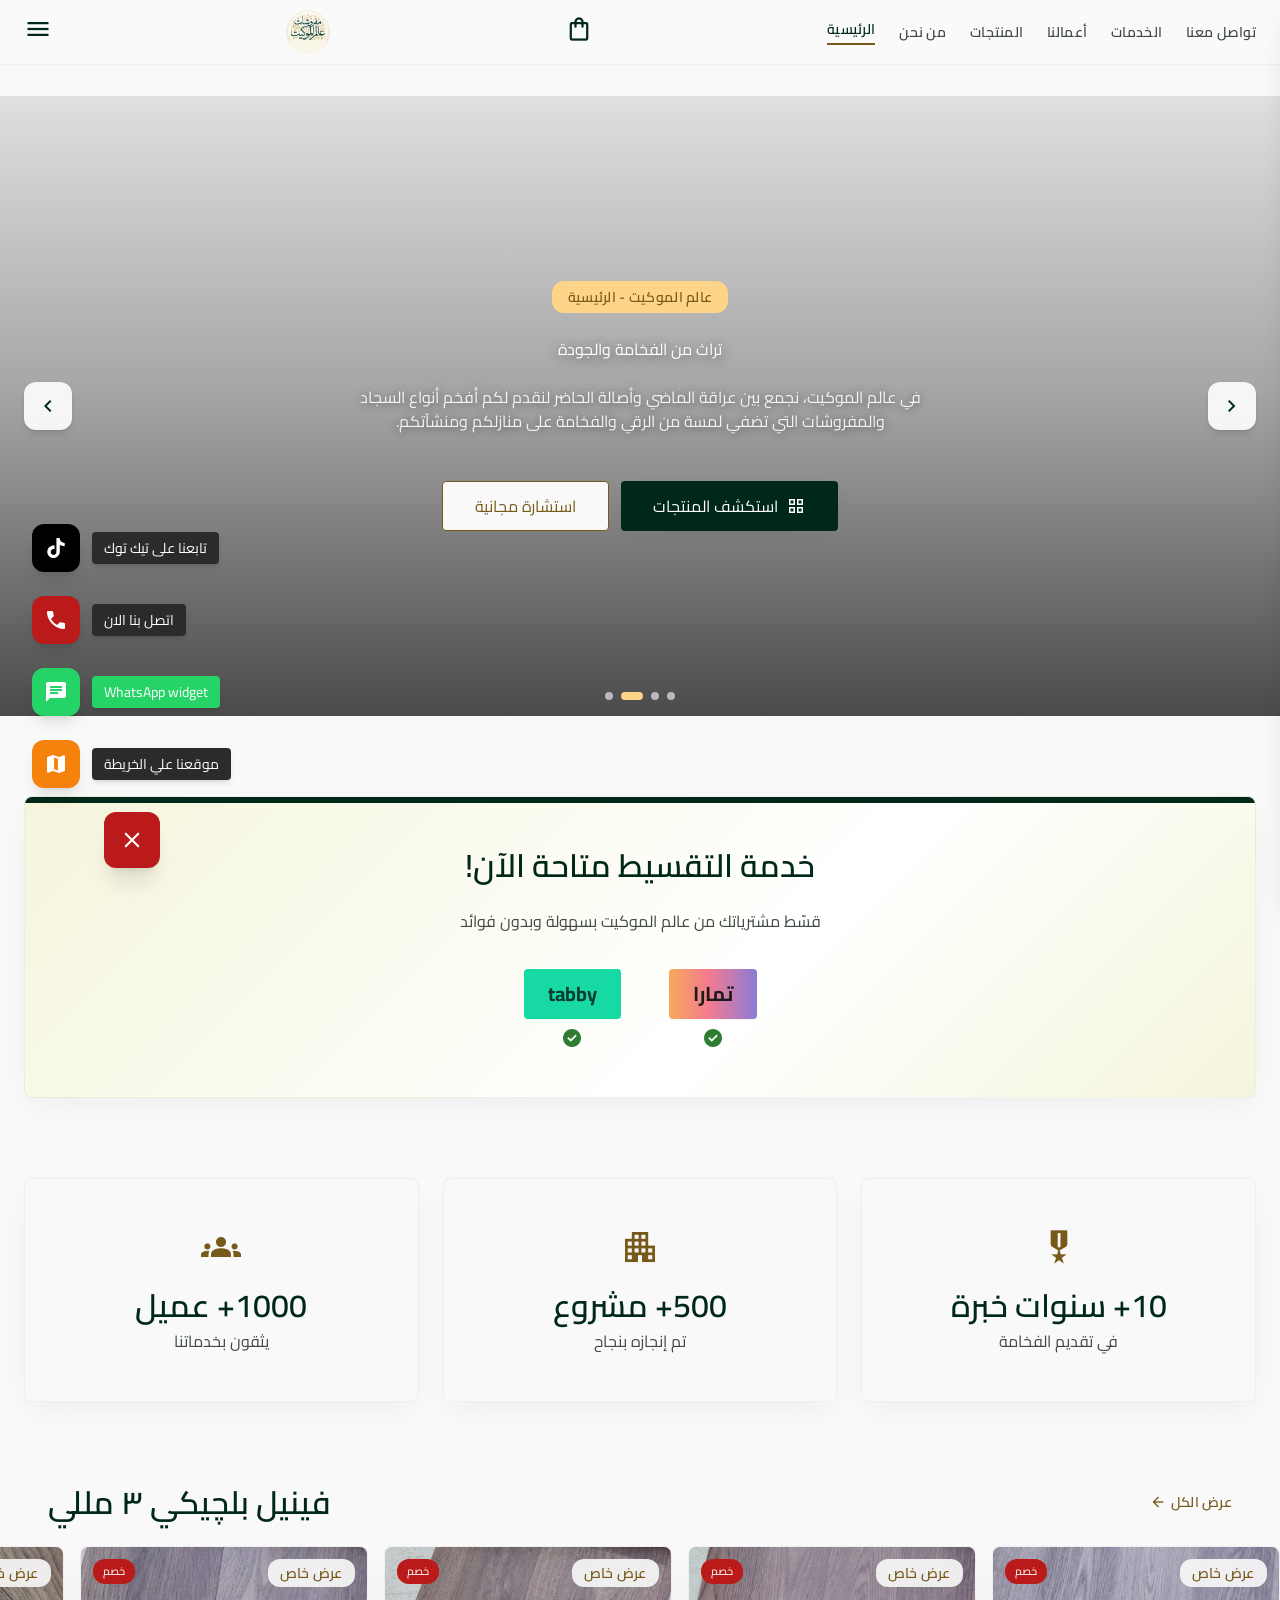
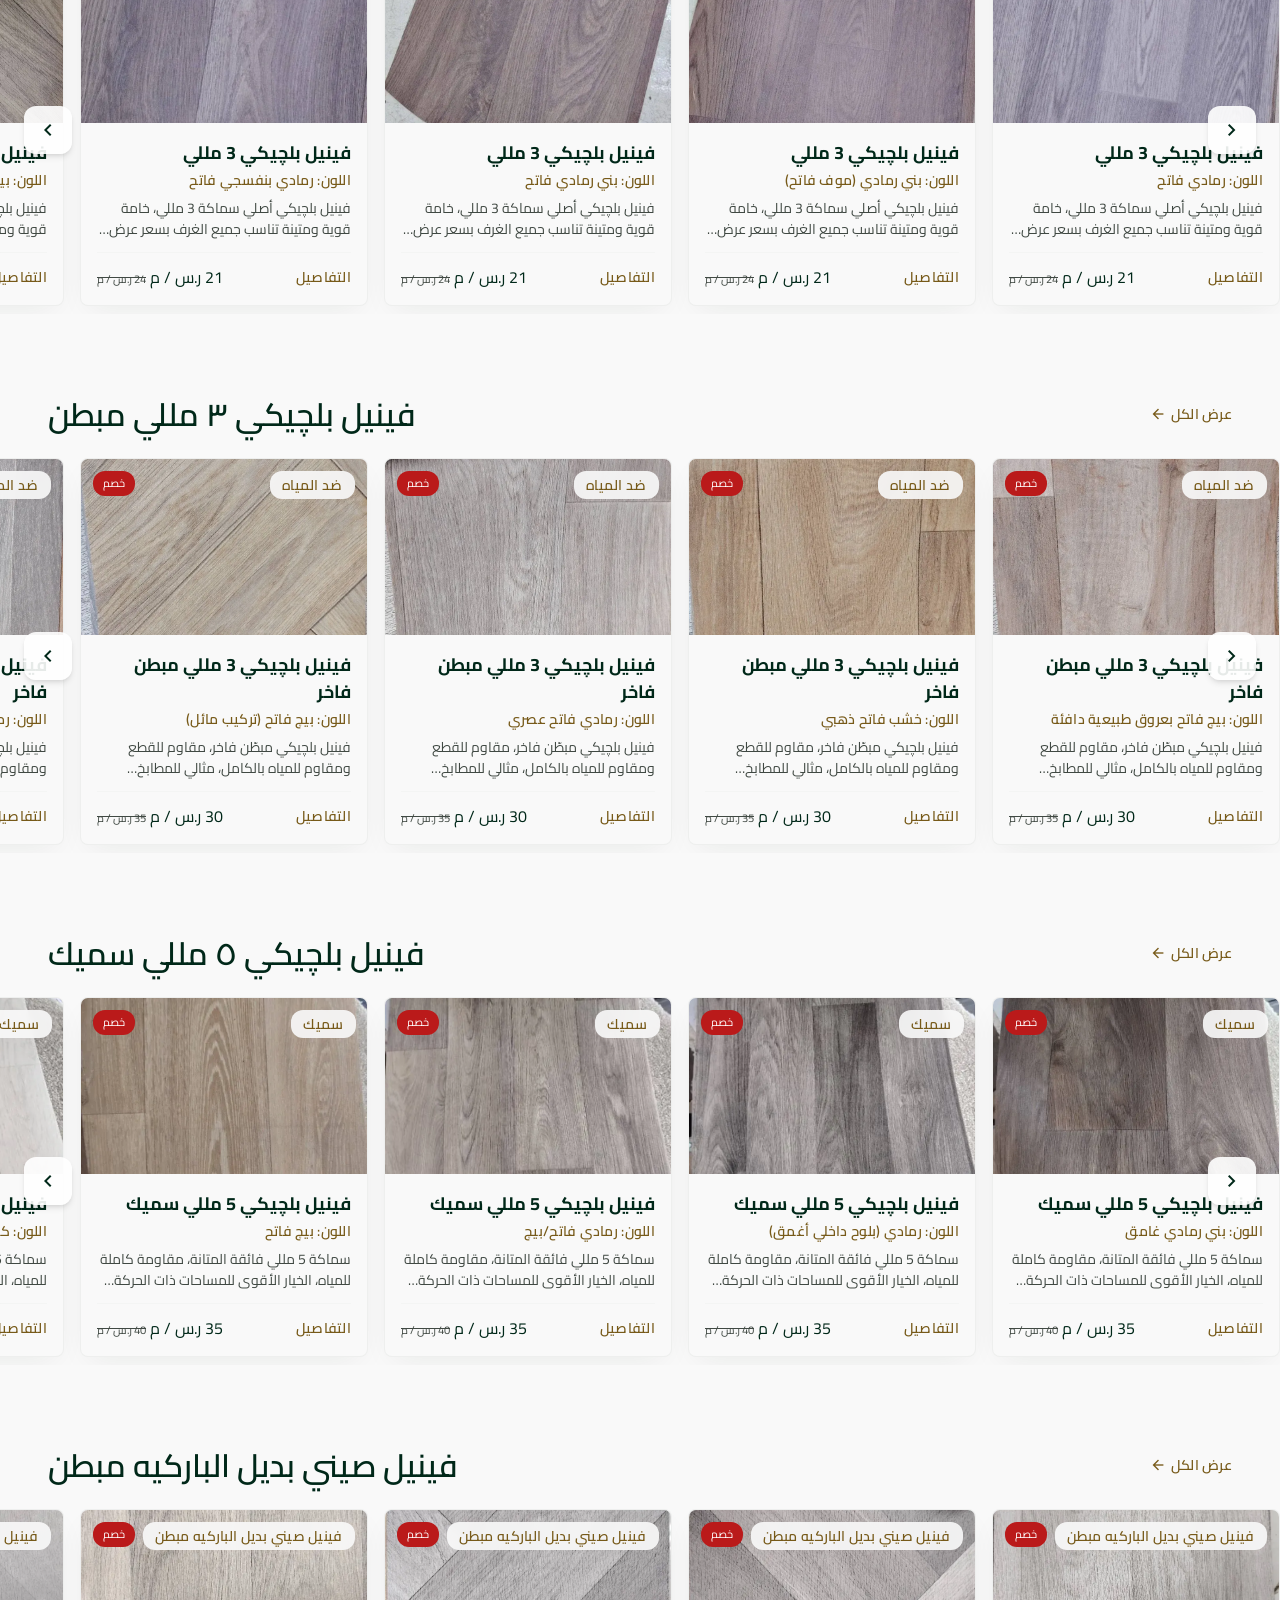
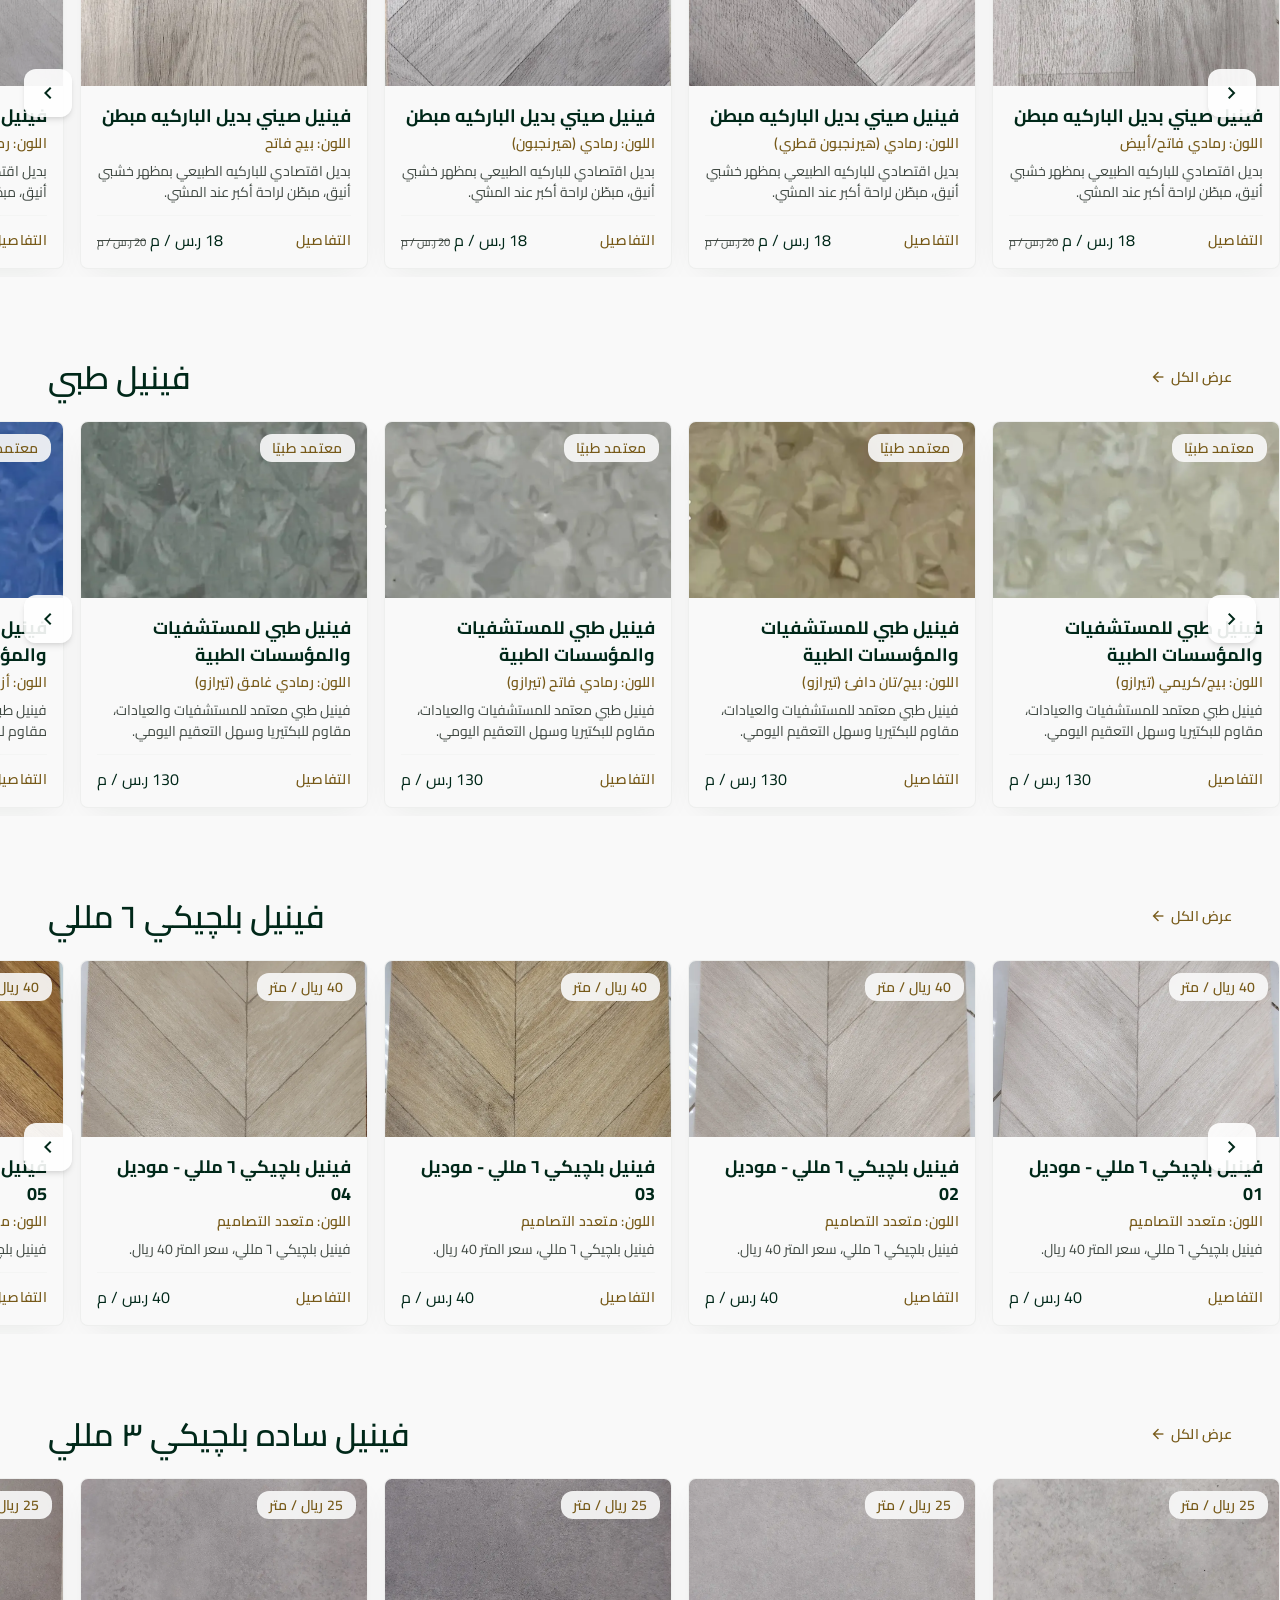
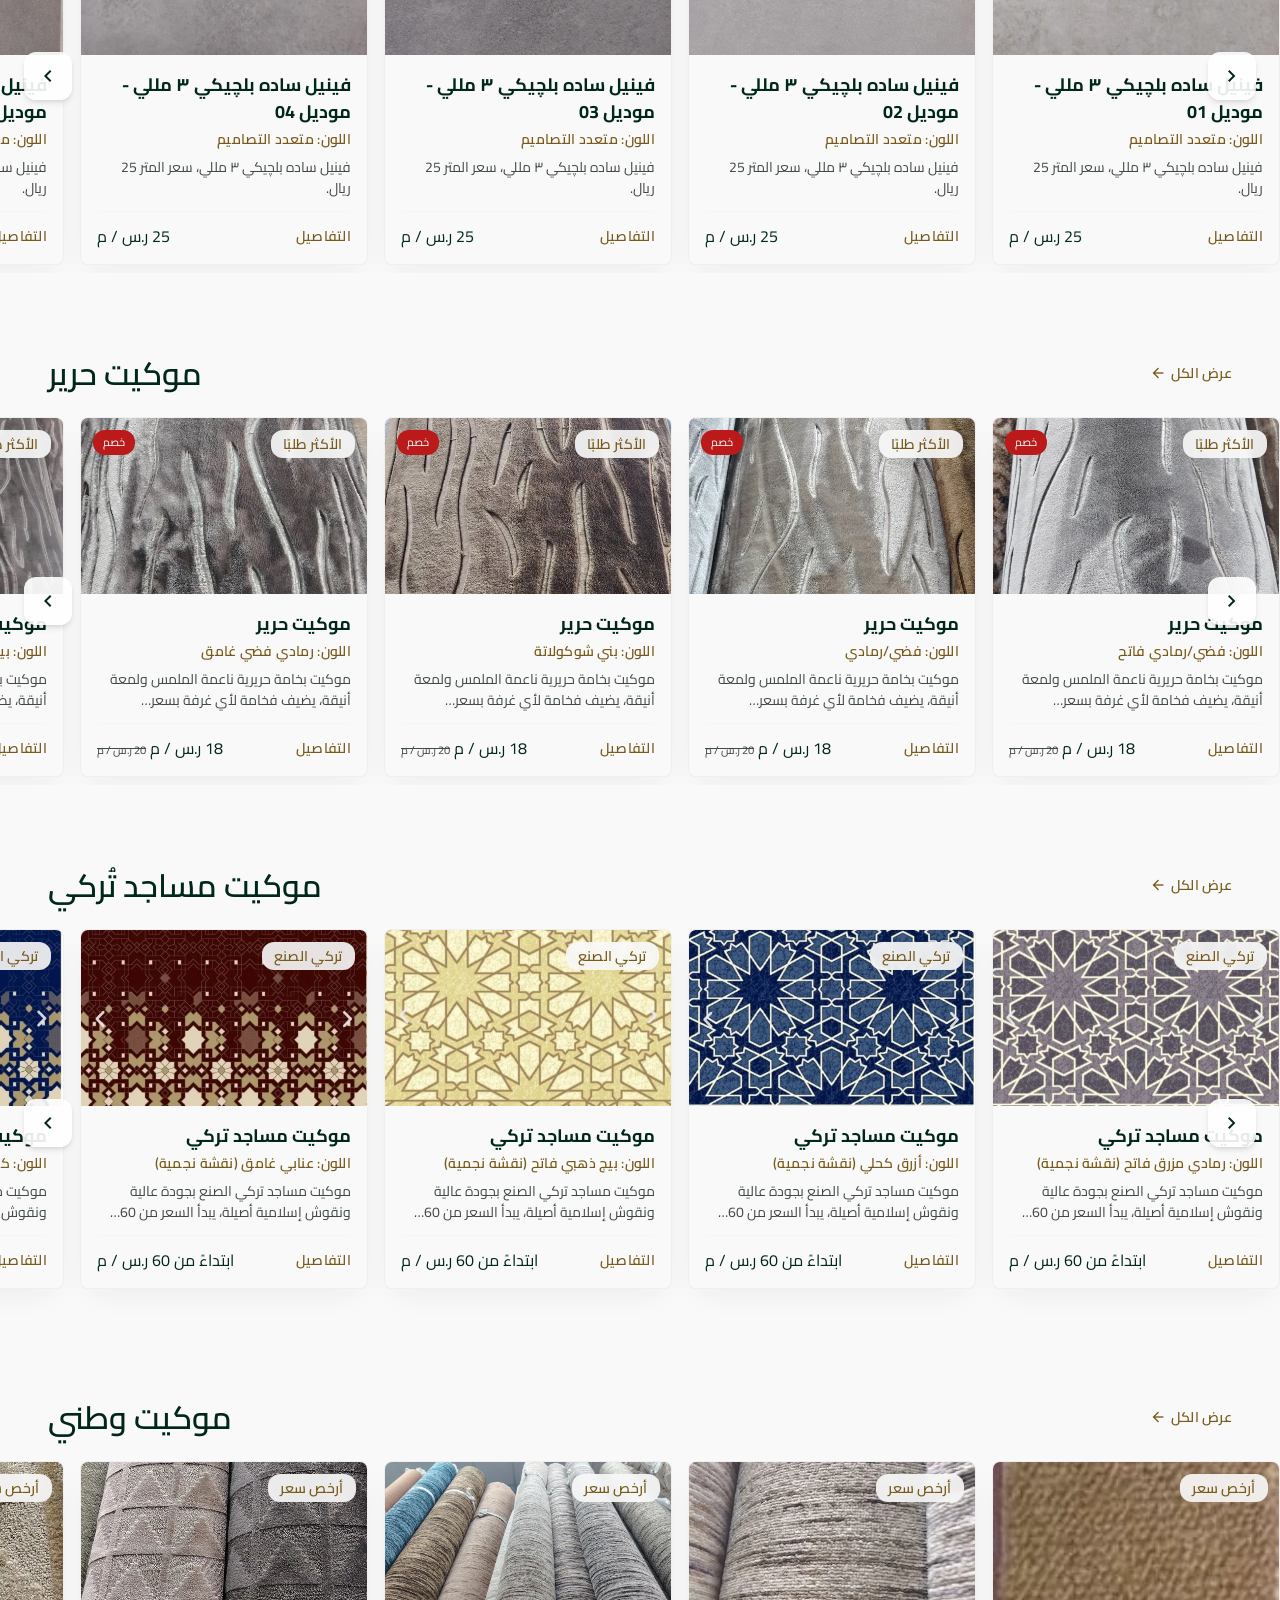
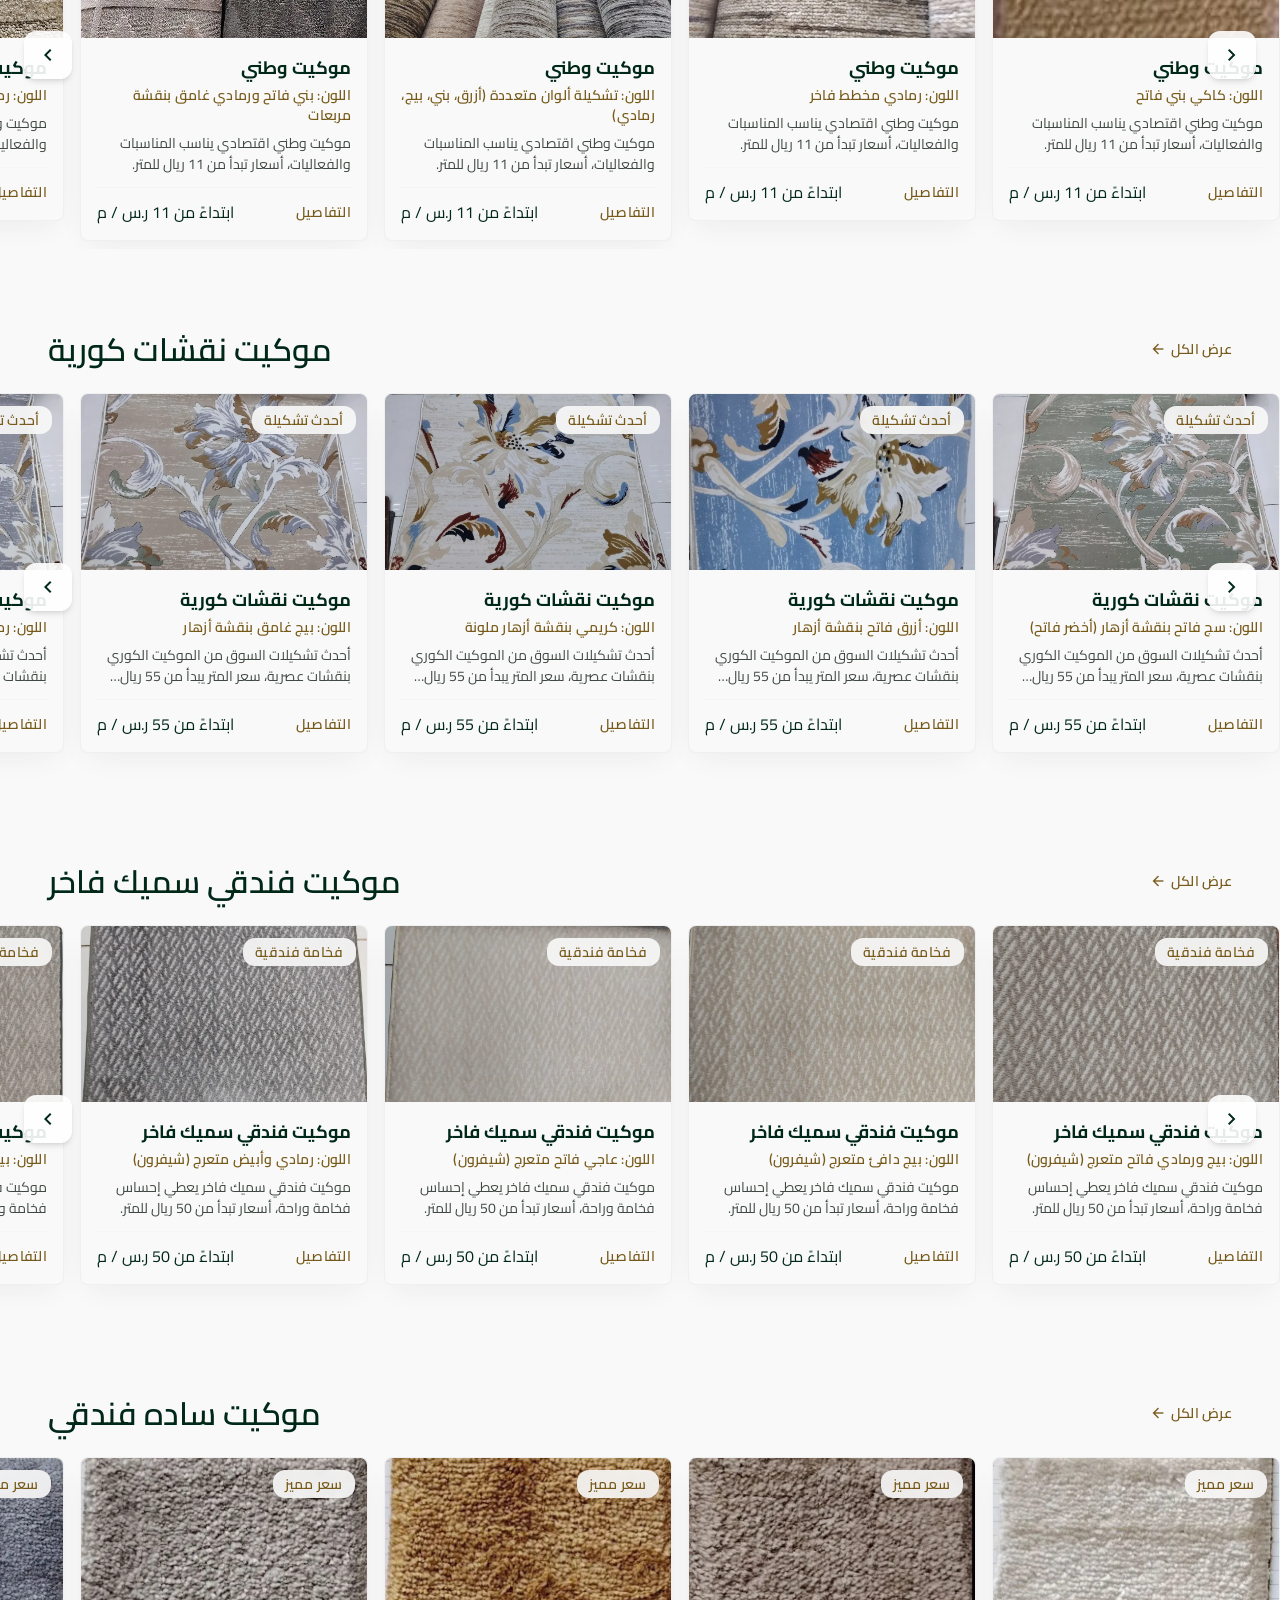
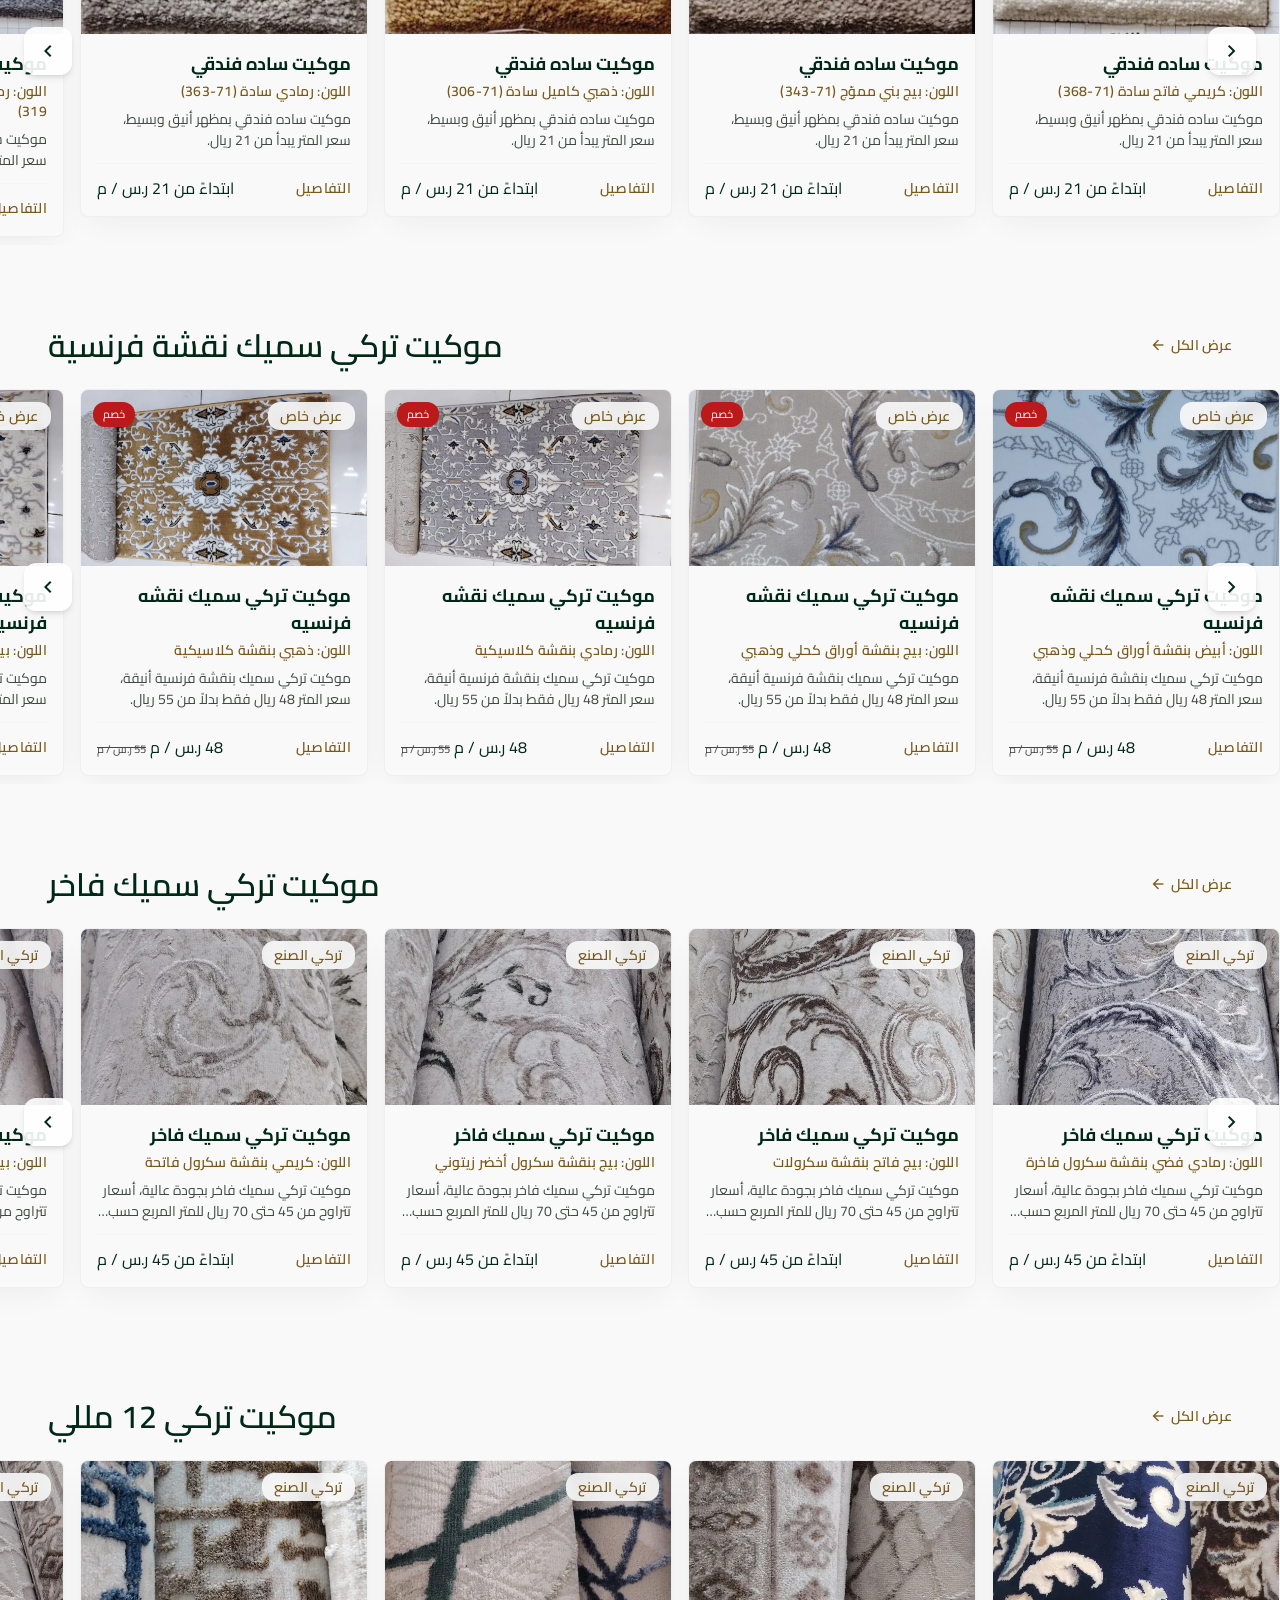
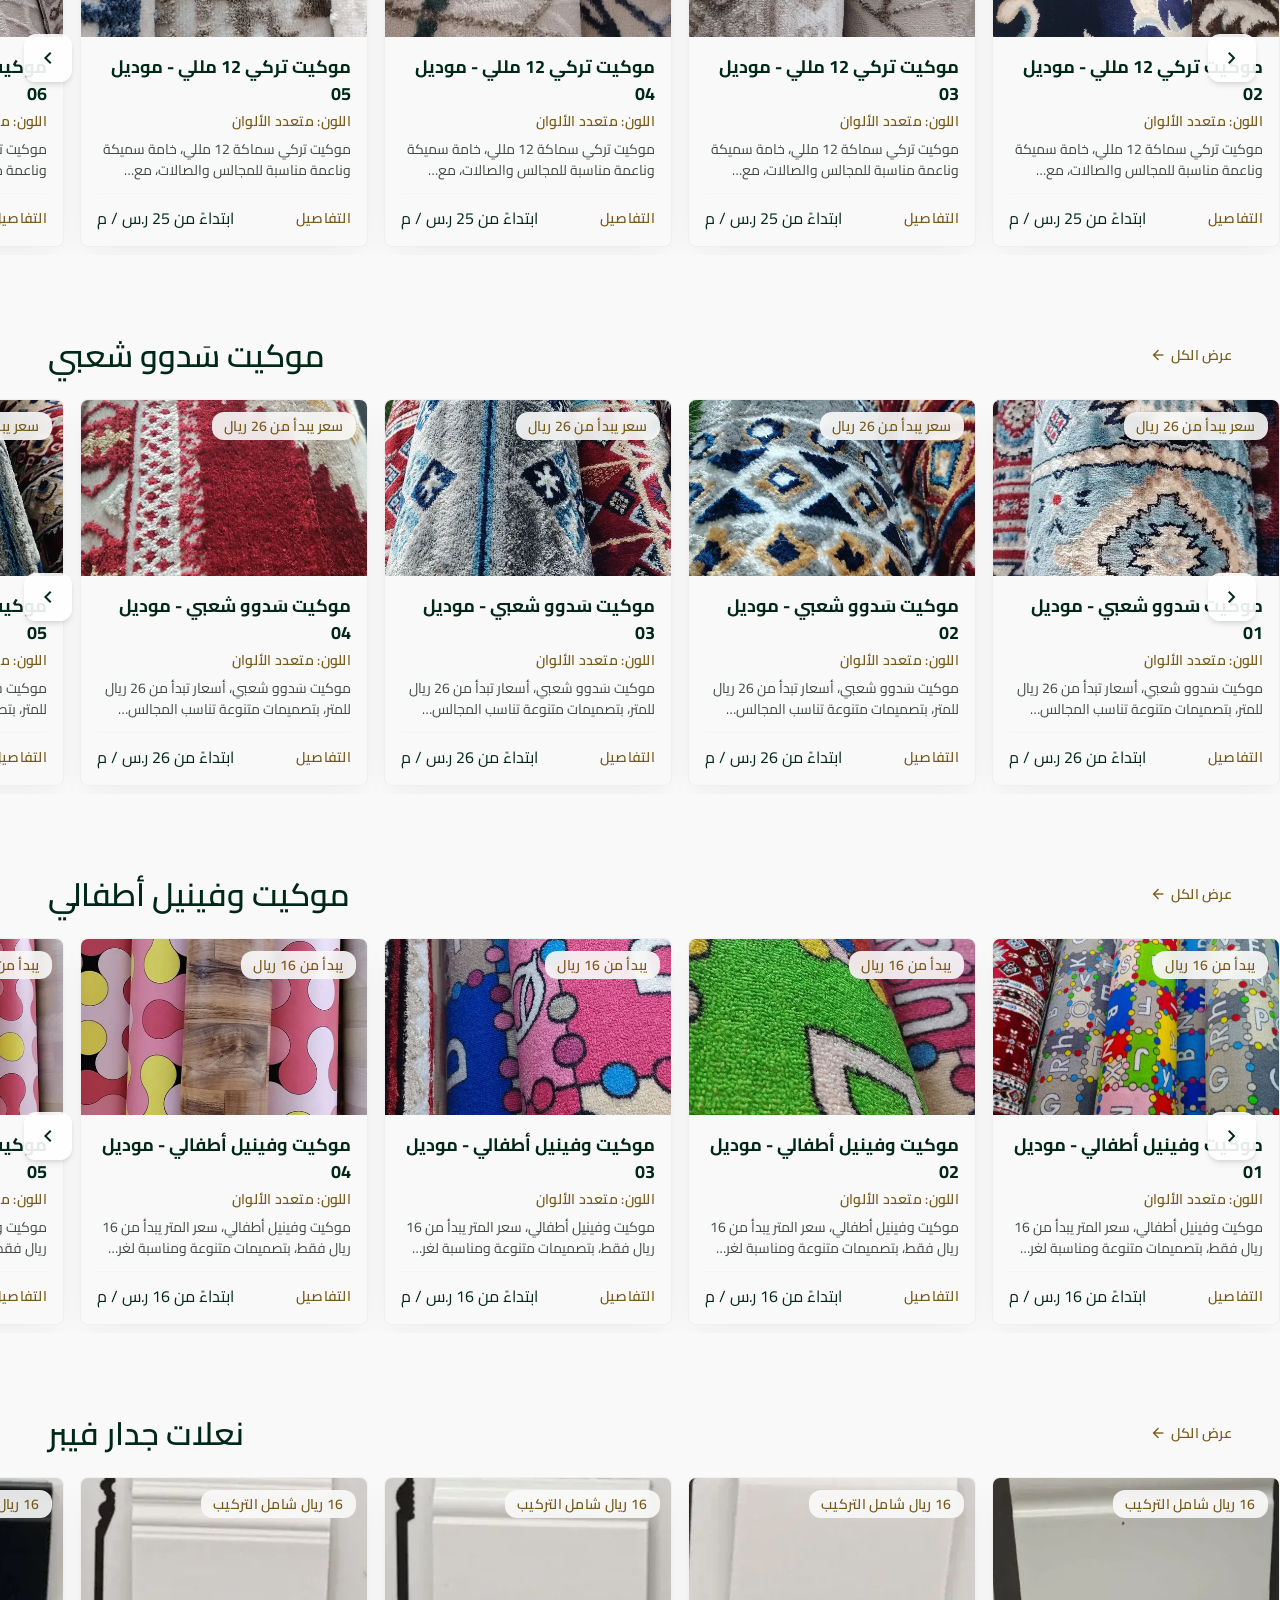
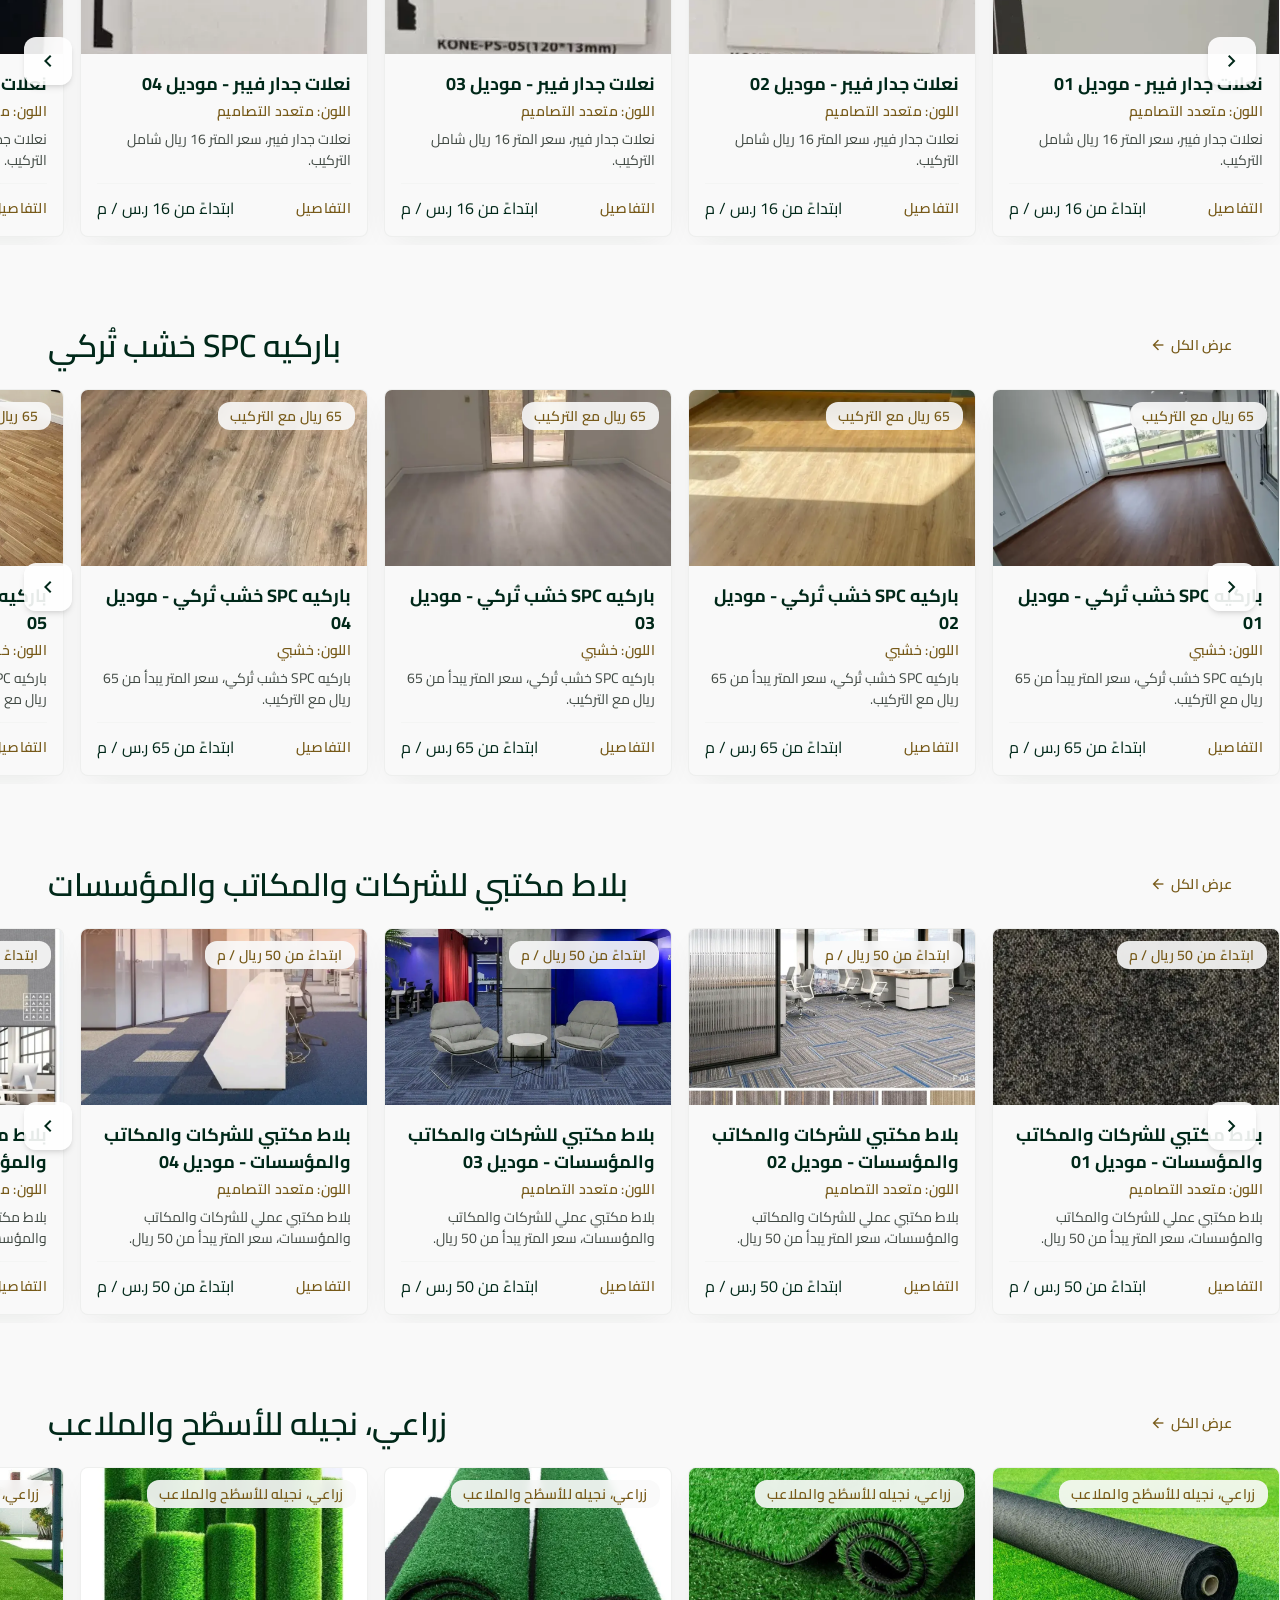
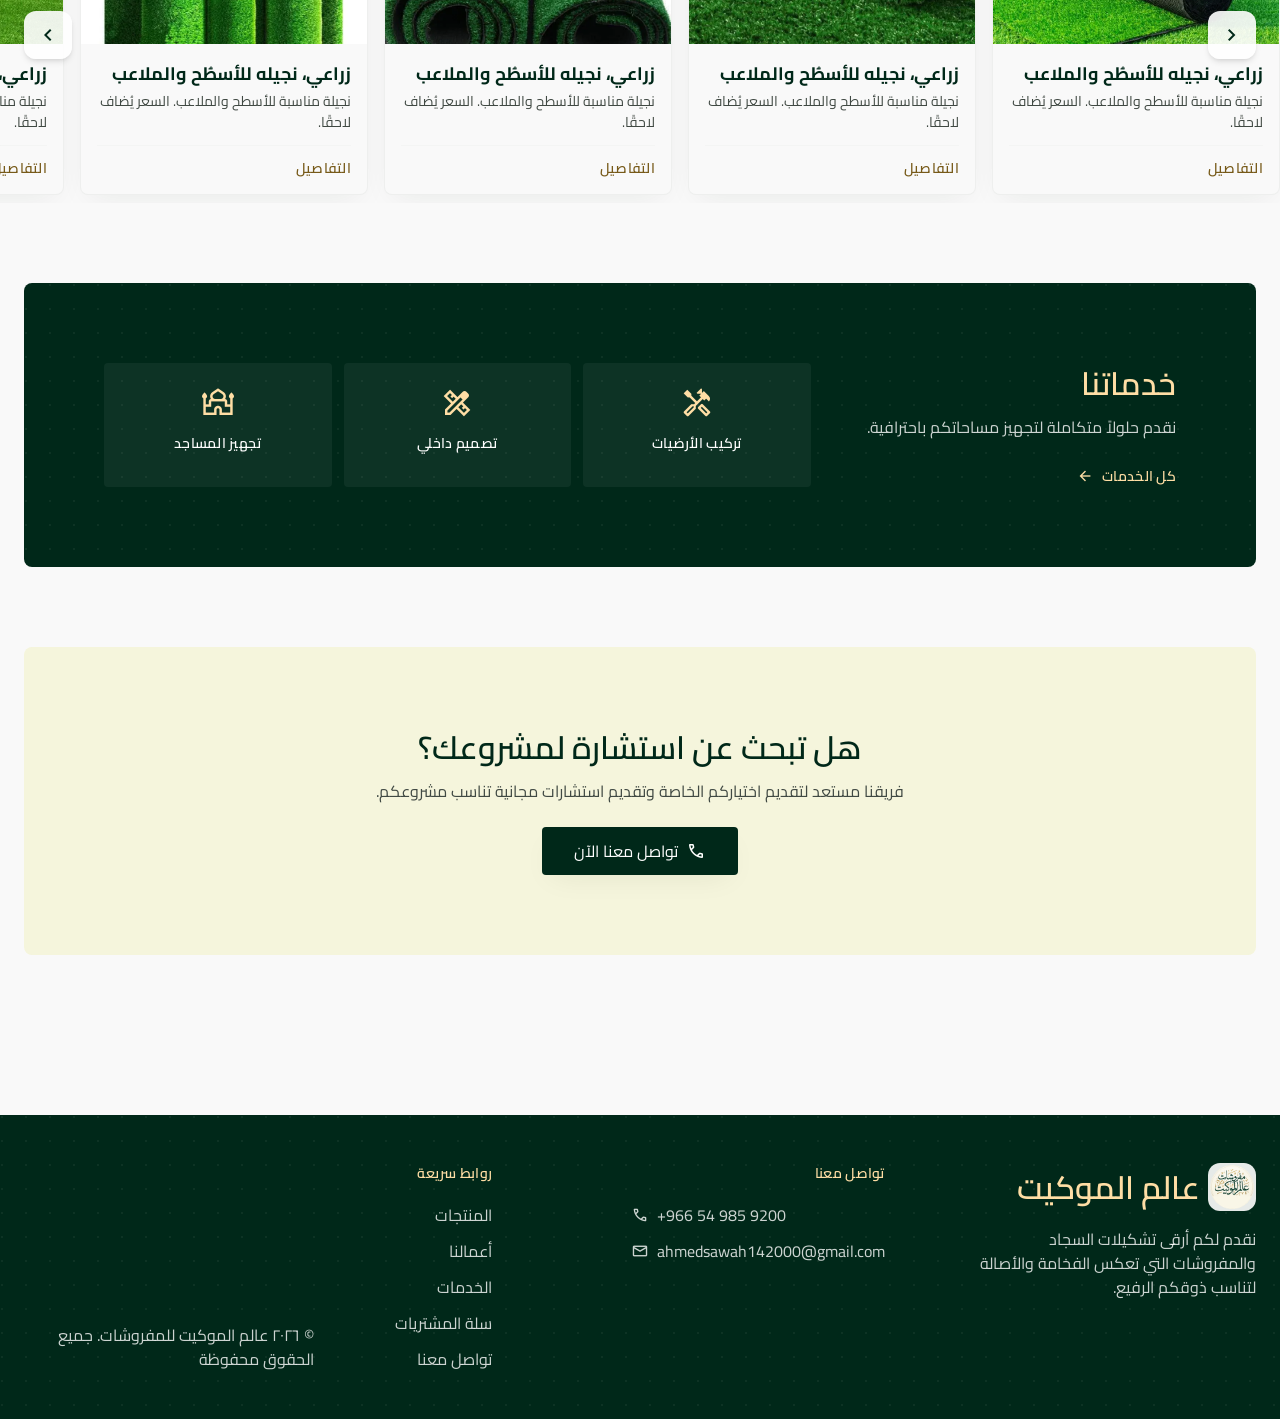
<file: index.html>
<!DOCTYPE html>
<html dir="rtl" lang="ar">
<head>
<meta charset="utf-8"/>
<meta content="width=device-width, initial-scale=1.0" name="viewport"/>
<title>عالم الموكيت للمفروشات | سجاد وموكيت وأرضيات فاخرة</title>
<meta name="description" content="عالم الموكيت للمفروشات - أرقى تشكيلات السجاد الفاخر، الموكيت، الأرضيات الخشبية، ورق الجدران والستائر. تركيب واستشارات تصميم داخلي في جميع أنحاء المملكة."/>
<link href="https://fonts.googleapis.com" rel="preconnect"/>
<link crossorigin="" href="https://fonts.gstatic.com" rel="preconnect"/>
<link href="https://fonts.googleapis.com/css2?family=Cairo:wght@400;600;700&display=swap" rel="stylesheet"/>
<link href="https://fonts.googleapis.com/css2?family=Material+Symbols+Outlined:wght,FILL@100..700,0..1&display=swap" rel="stylesheet"/>
<link rel="icon" type="image/png" href="assets/img/favicon-32.png"/>
<link rel="canonical" href="https://aalam-almoquette.netlify.app/"/>
<link rel="apple-touch-icon" href="assets/img/apple-touch-icon.png"/>
<link rel="stylesheet" href="assets/css/tailwind-build.css"/>
<link rel="stylesheet" href="assets/css/style.css"/>
<!--
  بيانات النشاط التجاري لمحركات البحث (Schema.org LocalBusiness)
  عدّلها من ملف assets/js/business-info.json ثم انسخ نفس القيم هنا،
  أو استبدل هذا الكتلة كاملة بمجرد ما يبقى عندك عنوان فعلي.
-->
<script type="application/ld+json">
{
  "@context": "https://schema.org",
  "@type": "HomeGoodsStore",
  "name": "عالم الموكيت للمفروشات",
  "alternateName": "Aalam Al Moquette Furnishings",
  "description": "أرقى تشكيلات السجاد الفاخر، الموكيت، الأرضيات الخشبية، ورق الجدران والستائر مع خدمات التركيب والتصميم الداخلي.",
  "url": "https://aalam-almoquette.netlify.app/",
  "telephone": "+966549859200",
  "email": "ahmedsawah142000@gmail.com",
  "priceRange": "$$",
  "areaServed": "SA",
  "address": {
    "@type": "PostalAddress",
    "streetAddress": "TODO: اسم الشارع ورقم المبنى",
    "addressLocality": "الرياض",
    "addressRegion": "منطقة الرياض",
    "postalCode": "TODO: الرمز البريدي",
    "addressCountry": "SA"
  },
  "geo": {
    "@type": "GeoCoordinates",
    "latitude": "24.597306",
    "longitude": "46.731194"
  },
  "image": "https://aalam-almoquette.netlify.app/assets/img/hero-majlis.webp"
}
</script>
</head>
<body class="bg-background text-on-background min-h-screen flex flex-col">

<div id="site-header"></div>

<main class="flex-grow pt-24 pb-xl w-full">

  <!-- Hero Slider (Full Width) with overlay text -->
  <section class="full-bleed" id="hero-slider"></section>

  <div class="px-margin-mobile md:px-gutter max-w-container-max mx-auto w-full">

  <!-- Promo Slider -->
  <section id="promo-slider" class="mb-xl mt-xl"></section>


  <!-- Stats -->
  <section class="grid grid-cols-1 md:grid-cols-3 gap-md mb-xl">
    <div class="bg-surface rounded-xl p-lg text-center ambient-shadow border border-outline-variant/20">
      <span class="material-symbols-outlined text-secondary text-[40px]" style="font-variation-settings: 'FILL' 1;">military_tech</span>
      <p class="font-headline-md text-headline-md text-primary mt-sm">10+ سنوات خبرة</p>
      <p class="font-body-md text-on-surface-variant mt-1">في تقديم الفخامة</p>
    </div>
    <div class="bg-surface rounded-xl p-lg text-center ambient-shadow border border-outline-variant/20">
      <span class="material-symbols-outlined text-secondary text-[40px]" style="font-variation-settings: 'FILL' 1;">apartment</span>
      <p class="font-headline-md text-headline-md text-primary mt-sm">500+ مشروع</p>
      <p class="font-body-md text-on-surface-variant mt-1">تم إنجازه بنجاح</p>
    </div>
    <div class="bg-surface rounded-xl p-lg text-center ambient-shadow border border-outline-variant/20">
      <span class="material-symbols-outlined text-secondary text-[40px]" style="font-variation-settings: 'FILL' 1;">groups</span>
      <p class="font-headline-md text-headline-md text-primary mt-sm">1000+ عميل</p>
      <p class="font-body-md text-on-surface-variant mt-1">يثقون بخدماتنا</p>
    </div>
  </section>

  <!-- Category Sliders (تسوق حسب النوع) -->
  <div id="category-sliders"></div>

  <!-- Services -->
  <section class="bg-primary rounded-xl p-lg md:p-xl text-right relative overflow-hidden mb-xl">
    <div class="absolute inset-0 opacity-5 pointer-events-none" style="background-image: radial-gradient(circle at 2px 2px, white 1px, transparent 0); background-size: 24px 24px;"></div>
    <div class="relative z-10 grid grid-cols-1 md:grid-cols-3 gap-md">
      <div class="md:col-span-1">
        <h2 class="font-headline-md text-headline-md text-secondary-fixed mb-sm">خدماتنا</h2>
        <p class="font-body-md text-on-primary/80 mb-md">نقدم حلولاً متكاملة لتجهيز مساحاتكم باحترافية.</p>
        <a href="services.html" class="inline-flex items-center gap-2 text-secondary-fixed hover:text-white transition-colors font-label-md text-label-md">
          كل الخدمات
          <span class="material-symbols-outlined text-[18px]">arrow_back</span>
        </a>
      </div>
      <div class="md:col-span-2 grid grid-cols-1 sm:grid-cols-3 gap-sm">
        <div class="bg-white/5 rounded-lg p-md text-center">
          <span class="material-symbols-outlined text-secondary-fixed text-[32px]">handyman</span>
          <p class="font-label-md text-label-md text-white mt-2">تركيب الأرضيات</p>
        </div>
        <div class="bg-white/5 rounded-lg p-md text-center">
          <span class="material-symbols-outlined text-secondary-fixed text-[32px]">design_services</span>
          <p class="font-label-md text-label-md text-white mt-2">تصميم داخلي</p>
        </div>
        <div class="bg-white/5 rounded-lg p-md text-center">
          <span class="material-symbols-outlined text-secondary-fixed text-[32px]">mosque</span>
          <p class="font-label-md text-label-md text-white mt-2">تجهيز المساجد</p>
        </div>
      </div>
    </div>
  </section>

  <!-- CTA -->
  <section class="text-center bg-[#F5F5DC] rounded-xl p-lg md:p-xl">
    <h2 class="font-headline-md text-headline-md text-primary mb-sm">هل تبحث عن استشارة لمشروعك؟</h2>
    <p class="font-body-md text-on-surface-variant mb-md max-w-xl mx-auto">فريقنا مستعد لتقديم اختياركم الخاصة وتقديم استشارات مجانية تناسب مشروعكم.</p>
    <a href="contact.html" class="inline-flex items-center gap-2 bg-primary text-white hover:bg-primary-container px-8 py-3 rounded-lg font-label-md text-[16px] transition-colors ambient-shadow">
      <span class="material-symbols-outlined text-[20px]">call</span>
      تواصل معنا الآن
    </a>
  </section>

  </div>

</main>

<div id="site-footer"></div>

<script src="assets/js/data.js"></script>
<script src="assets/js/cart.js"></script>
<script src="assets/js/layout.js"></script>
<script src="assets/js/hero-slider.js"></script>
<script src="assets/js/promo-slider.js"></script>
<script src="assets/js/category-sliders.js"></script>
<script>
  var heroOverlayHTML =
    '<span class="inline-block bg-secondary-container text-on-secondary-container font-label-md text-label-md px-4 py-1.5 rounded-full mb-md">عالم الموكيت - الرئيسية</span>' +
    '<h1 class="font-display-lg-mobile md:font-display-lg text-white mb-md" style="text-shadow: 0 2px 12px rgba(0,0,0,0.5);">تراث من الفخامة والجودة</h1>' +
    '<p class="font-body-lg text-white/90 mb-lg max-w-xl mx-auto" style="text-shadow: 0 1px 8px rgba(0,0,0,0.5);">' +
      'في عالم الموكيت، نجمع بين عراقة الماضي وأصالة الحاضر لنقدم لكم أفخم أنواع السجاد والمفروشات التي تضفي لمسة من الرقي والفخامة على منازلكم ومنشآتكم.' +
    '</p>' +
    '<div class="flex flex-wrap gap-sm justify-center">' +
      '<a href="products.html" class="bg-primary text-white hover:bg-primary-container px-8 py-3 rounded-lg font-label-md text-[16px] transition-colors ambient-shadow inline-flex items-center gap-2">' +
        '<span class="material-symbols-outlined text-[20px]">grid_view</span>' +
        'استكشف المنتجات' +
      '</a>' +
      '<a href="contact.html" class="bg-white/95 border border-secondary text-secondary hover:bg-secondary-container hover:text-on-secondary-container px-8 py-3 rounded-lg font-label-md text-[16px] transition-colors inline-flex items-center gap-2">' +
        'استشارة مجانية' +
      '</a>' +
    '</div>';

  renderHeroSlider("hero-slider", heroOverlayHTML);
  renderPromoSlider("promo-slider");
  renderCategorySliders("category-sliders");
</script>
</body>
</html>
</file>
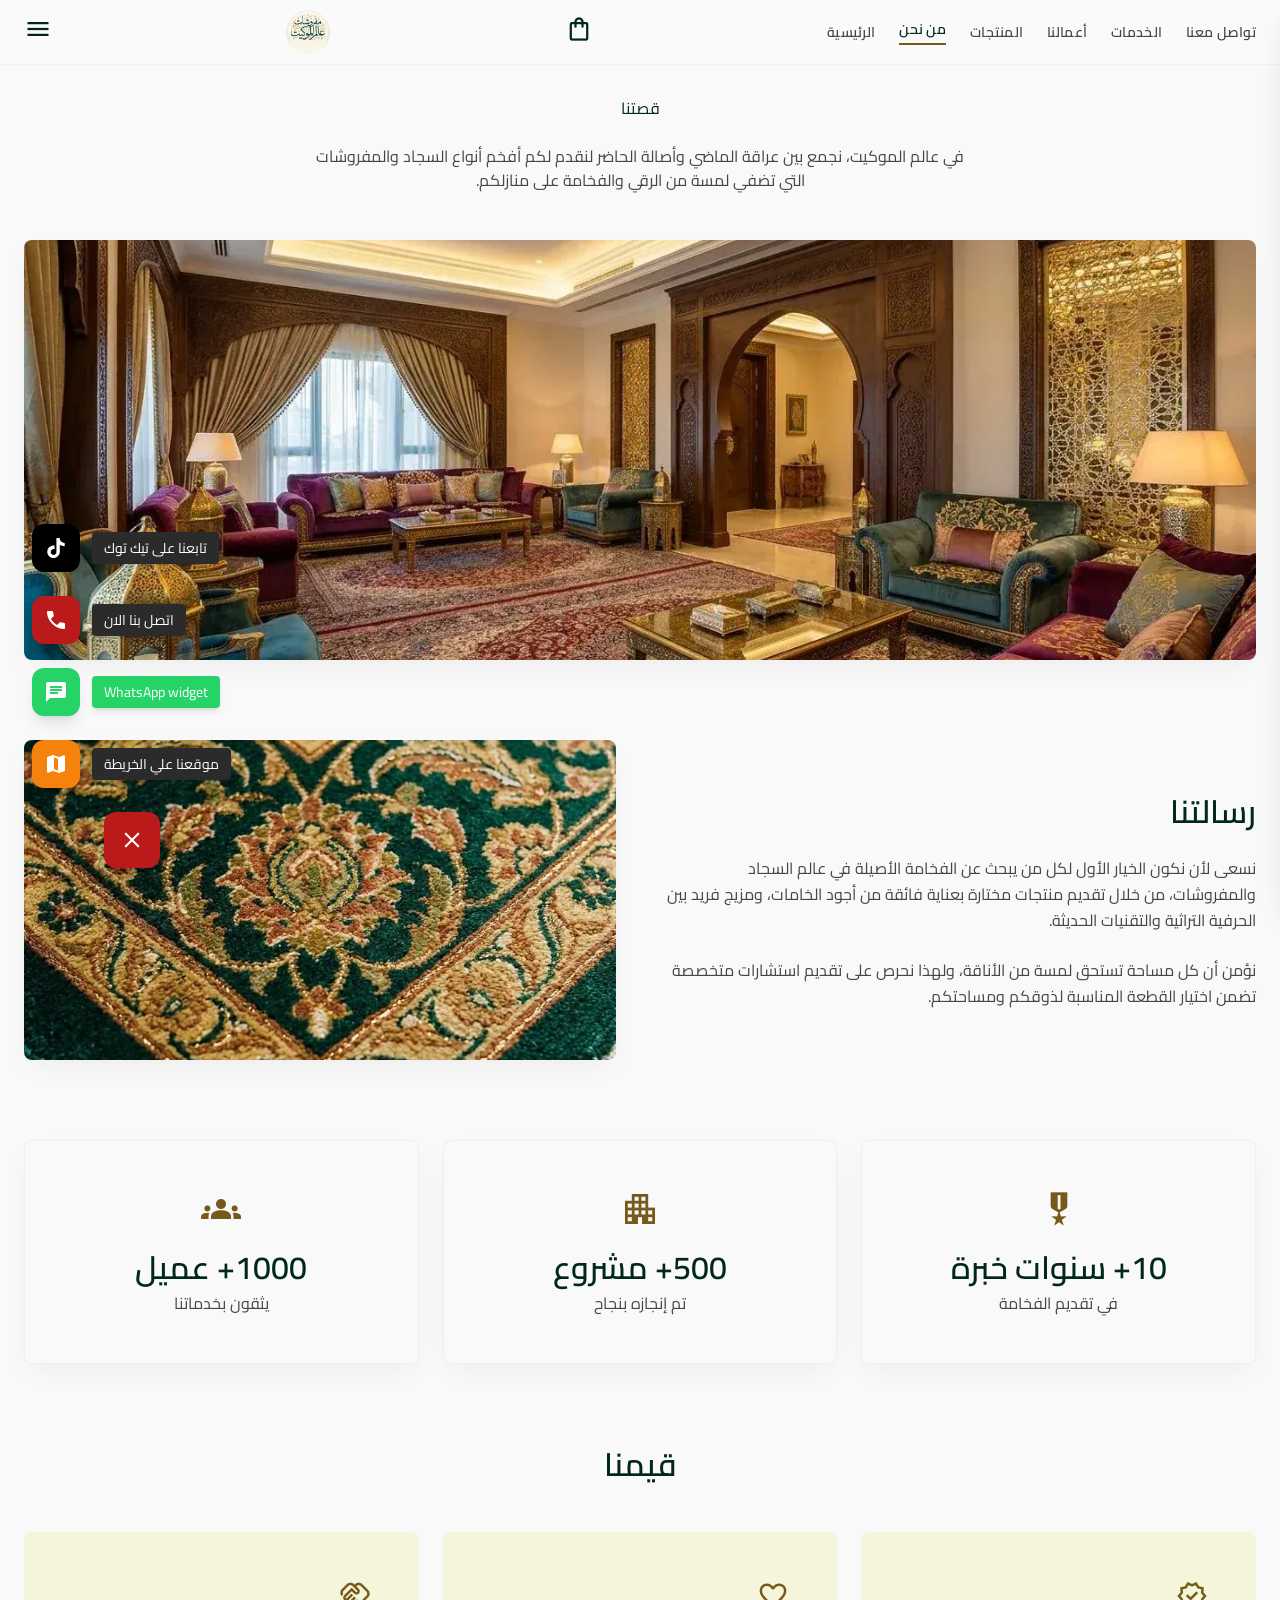
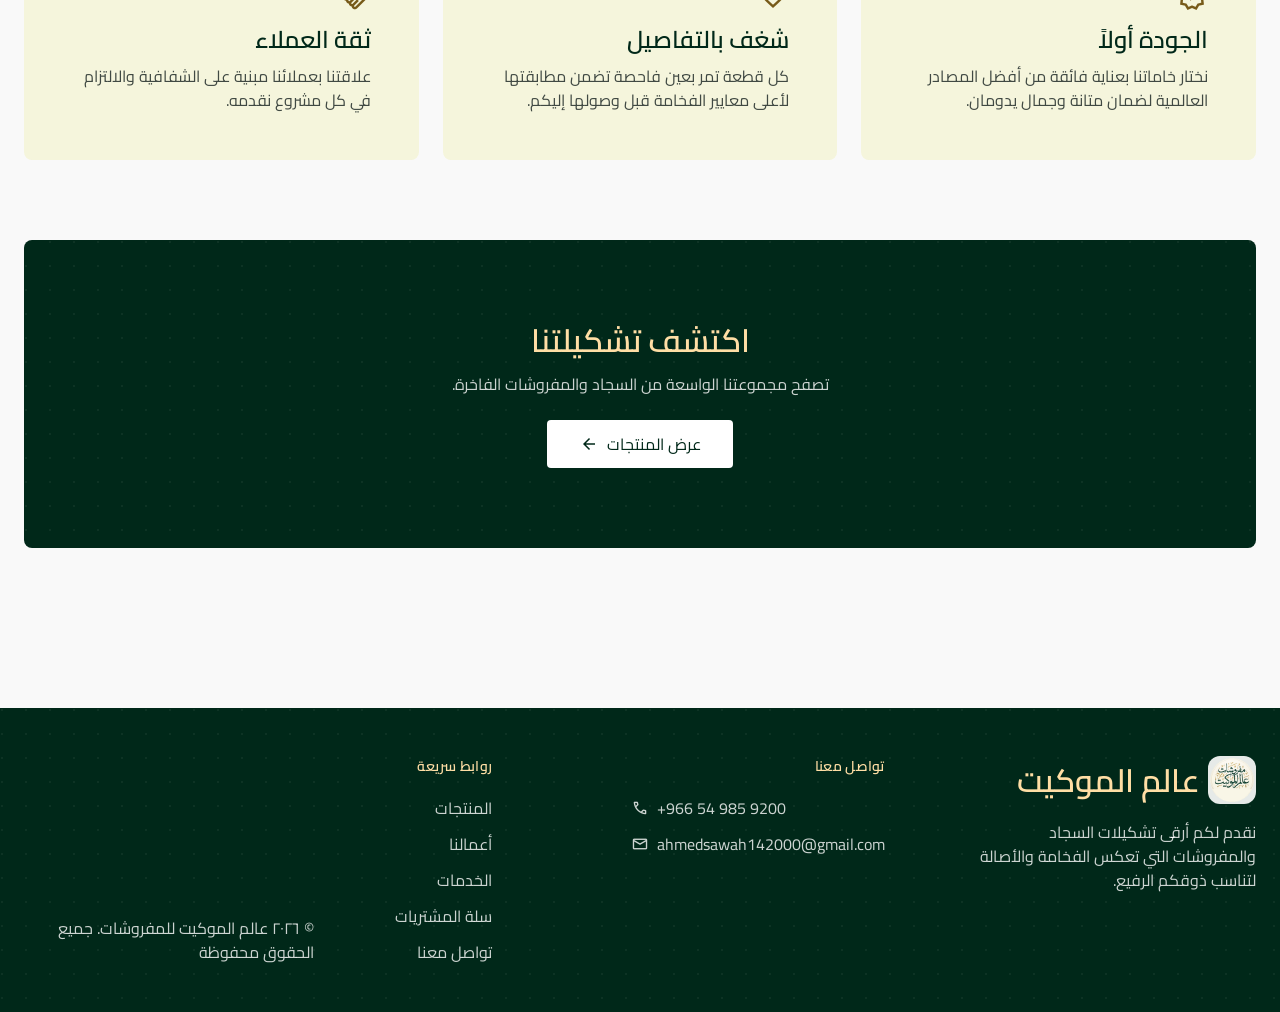
<file: about.html>
<!DOCTYPE html>
<html dir="rtl" lang="ar">
<head>
<meta charset="utf-8"/>
<meta content="width=device-width, initial-scale=1.0" name="viewport"/>
<title>من نحن | عالم الموكيت للمفروشات</title>
<meta name="description" content="تعرف على قصة عالم الموكيت للمفروشات، أكثر من 10 سنوات خبرة في تقديم أفخم أنواع السجاد والمفروشات في المملكة."/>
<link href="https://fonts.googleapis.com" rel="preconnect"/>
<link crossorigin="" href="https://fonts.gstatic.com" rel="preconnect"/>
<link href="https://fonts.googleapis.com/css2?family=Cairo:wght@400;600;700&display=swap" rel="stylesheet"/>
<link href="https://fonts.googleapis.com/css2?family=Material+Symbols+Outlined:wght,FILL@100..700,0..1&display=swap" rel="stylesheet"/>
<link rel="icon" type="image/png" href="assets/img/favicon-32.png"/>
<link rel="canonical" href="https://aalam-almoquette.netlify.app/about.html"/>
<link rel="apple-touch-icon" href="assets/img/apple-touch-icon.png"/>
<link rel="stylesheet" href="assets/css/tailwind-build.css"/>
<link rel="stylesheet" href="assets/css/style.css"/>
</head>
<body class="bg-background text-on-background min-h-screen flex flex-col">

<div id="site-header"></div>

<main class="flex-grow pt-24 pb-xl px-margin-mobile md:px-gutter max-w-container-max mx-auto w-full">

  <section class="text-center mb-lg">
    <h1 class="font-display-lg-mobile md:font-display-lg text-primary mb-md">قصتنا</h1>
    <p class="font-body-lg text-on-surface-variant max-w-2xl mx-auto">
      في عالم الموكيت، نجمع بين عراقة الماضي وأصالة الحاضر لنقدم لكم أفخم أنواع السجاد والمفروشات التي تضفي لمسة من الرقي والفخامة على منازلكم.
    </p>
  </section>

  <section class="rounded-xl overflow-hidden ambient-shadow mb-xl">
    <img class="w-full h-64 md:h-[420px] object-cover" src="assets/img/hero-living-room.webp" alt="صالة استقبال فاخرة بتصميم عربي أصيل مفروشة بسجاد راقٍ"/>
  </section>

  <section class="grid grid-cols-1 md:grid-cols-2 gap-lg items-center mb-xl">
    <div class="text-right order-2 md:order-1">
      <h2 class="font-headline-md text-headline-md text-primary mb-md">رسالتنا</h2>
      <p class="font-body-md text-on-surface-variant leading-relaxed mb-md">
        نسعى لأن نكون الخيار الأول لكل من يبحث عن الفخامة الأصيلة في عالم السجاد والمفروشات، من خلال تقديم منتجات مختارة بعناية فائقة من أجود الخامات، ومزيج فريد بين الحرفية التراثية والتقنيات الحديثة.
      </p>
      <p class="font-body-md text-on-surface-variant leading-relaxed">
        نؤمن أن كل مساحة تستحق لمسة من الأناقة، ولهذا نحرص على تقديم استشارات متخصصة تضمن اختيار القطعة المناسبة لذوقكم ومساحتكم.
      </p>
    </div>
    <div class="order-1 md:order-2 rounded-xl overflow-hidden ambient-shadow">
      <img class="w-full h-64 md:h-80 object-cover" src="assets/img/persian-carpet-texture.webp" alt="نسيج سجادة فارسية فاخرة بنقوش يدوية دقيقة بدرجات الأخضر والذهبي"/>
    </div>
  </section>

  <!-- Stats -->
  <section class="grid grid-cols-1 md:grid-cols-3 gap-md mb-xl">
    <div class="bg-surface rounded-xl p-lg text-center ambient-shadow border border-outline-variant/20">
      <span class="material-symbols-outlined text-secondary text-[40px]" style="font-variation-settings: 'FILL' 1;">military_tech</span>
      <p class="font-headline-md text-headline-md text-primary mt-sm">10+ سنوات خبرة</p>
      <p class="font-body-md text-on-surface-variant mt-1">في تقديم الفخامة</p>
    </div>
    <div class="bg-surface rounded-xl p-lg text-center ambient-shadow border border-outline-variant/20">
      <span class="material-symbols-outlined text-secondary text-[40px]" style="font-variation-settings: 'FILL' 1;">apartment</span>
      <p class="font-headline-md text-headline-md text-primary mt-sm">500+ مشروع</p>
      <p class="font-body-md text-on-surface-variant mt-1">تم إنجازه بنجاح</p>
    </div>
    <div class="bg-surface rounded-xl p-lg text-center ambient-shadow border border-outline-variant/20">
      <span class="material-symbols-outlined text-secondary text-[40px]" style="font-variation-settings: 'FILL' 1;">groups</span>
      <p class="font-headline-md text-headline-md text-primary mt-sm">1000+ عميل</p>
      <p class="font-body-md text-on-surface-variant mt-1">يثقون بخدماتنا</p>
    </div>
  </section>

  <!-- Values -->
  <section class="mb-xl">
    <h2 class="font-headline-md text-headline-md text-primary text-center mb-lg">قيمنا</h2>
    <div class="grid grid-cols-1 md:grid-cols-3 gap-md">
      <div class="bg-[#F5F5DC] rounded-xl p-lg text-right relative">
        <span class="material-symbols-outlined text-secondary text-[32px] mb-sm block">verified</span>
        <h3 class="font-headline-sm text-headline-sm text-primary mb-2">الجودة أولاً</h3>
        <p class="font-body-md text-on-surface-variant">نختار خاماتنا بعناية فائقة من أفضل المصادر العالمية لضمان متانة وجمال يدومان.</p>
      </div>
      <div class="bg-[#F5F5DC] rounded-xl p-lg text-right relative">
        <span class="material-symbols-outlined text-secondary text-[32px] mb-sm block">favorite</span>
        <h3 class="font-headline-sm text-headline-sm text-primary mb-2">شغف بالتفاصيل</h3>
        <p class="font-body-md text-on-surface-variant">كل قطعة تمر بعين فاحصة تضمن مطابقتها لأعلى معايير الفخامة قبل وصولها إليكم.</p>
      </div>
      <div class="bg-[#F5F5DC] rounded-xl p-lg text-right relative">
        <span class="material-symbols-outlined text-secondary text-[32px] mb-sm block">handshake</span>
        <h3 class="font-headline-sm text-headline-sm text-primary mb-2">ثقة العملاء</h3>
        <p class="font-body-md text-on-surface-variant">علاقتنا بعملائنا مبنية على الشفافية والالتزام في كل مشروع نقدمه.</p>
      </div>
    </div>
  </section>

  <!-- CTA -->
  <section class="text-center bg-primary rounded-xl p-lg md:p-xl relative overflow-hidden">
    <div class="absolute inset-0 opacity-5 pointer-events-none" style="background-image: radial-gradient(circle at 2px 2px, white 1px, transparent 0); background-size: 24px 24px;"></div>
    <div class="relative z-10">
      <h2 class="font-headline-md text-headline-md text-secondary-fixed mb-sm">اكتشف تشكيلتنا</h2>
      <p class="font-body-md text-on-primary/80 mb-md max-w-xl mx-auto">تصفح مجموعتنا الواسعة من السجاد والمفروشات الفاخرة.</p>
      <a href="products.html" class="inline-flex items-center gap-2 bg-white text-primary hover:bg-secondary-container px-8 py-3 rounded-lg font-label-md text-[16px] transition-colors">
        عرض المنتجات
        <span class="material-symbols-outlined text-[20px]">arrow_back</span>
      </a>
    </div>
  </section>

</main>

<div id="site-footer"></div>

<script src="assets/js/data.js"></script>
<script src="assets/js/cart.js"></script>
<script src="assets/js/layout.js"></script>
</body>
</html>
</file>
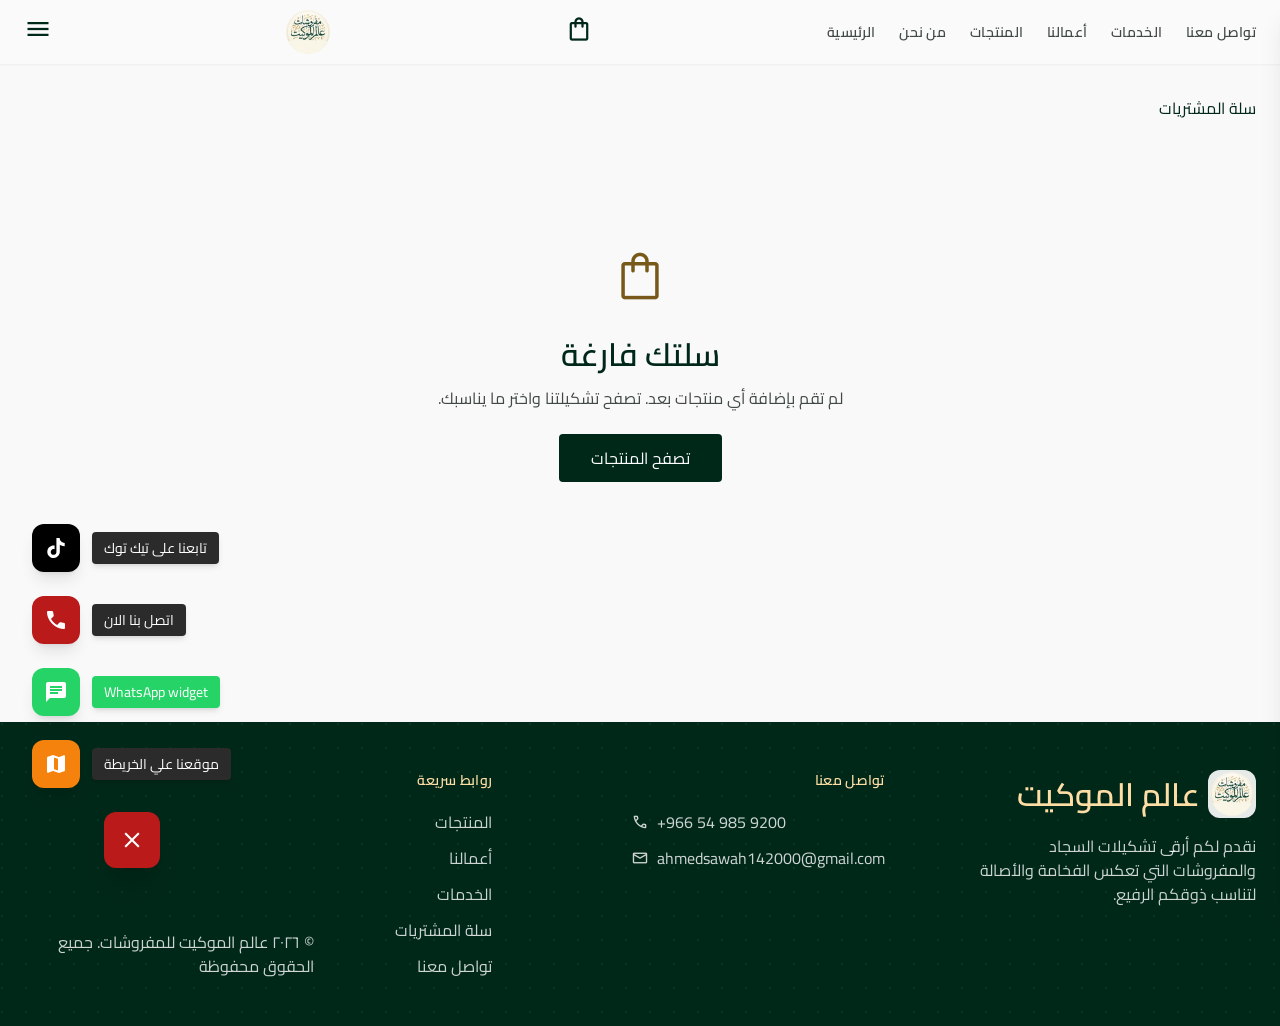
<file: cart.html>
<!DOCTYPE html>
<html dir="rtl" lang="ar">
<head>
<meta charset="utf-8"/>
<meta content="width=device-width, initial-scale=1.0" name="viewport"/>
<title>سلة المشتريات | عالم الموكيت للمفروشات</title>
<link href="https://fonts.googleapis.com" rel="preconnect"/>
<link crossorigin="" href="https://fonts.gstatic.com" rel="preconnect"/>
<link href="https://fonts.googleapis.com/css2?family=Cairo:wght@400;600;700&display=swap" rel="stylesheet"/>
<link href="https://fonts.googleapis.com/css2?family=Material+Symbols+Outlined:wght,FILL@100..700,0..1&display=swap" rel="stylesheet"/>
<link rel="icon" type="image/png" href="assets/img/favicon-32.png"/>
<link rel="canonical" href="https://aalam-almoquette.netlify.app/cart.html"/>
<link rel="apple-touch-icon" href="assets/img/apple-touch-icon.png"/>
<link rel="stylesheet" href="assets/css/tailwind-build.css"/>
<link rel="stylesheet" href="assets/css/style.css"/>
</head>
<body class="bg-background text-on-background min-h-screen flex flex-col">

<div id="site-header"></div>

<main class="flex-grow pt-24 pb-xl px-margin-mobile md:px-gutter max-w-container-max mx-auto w-full">

  <h1 class="font-display-lg-mobile md:font-display-lg text-primary mb-lg text-right">سلة المشتريات</h1>

  <div id="cart-wrapper" class="grid grid-cols-1 lg:grid-cols-3 gap-lg items-start">

    <div class="lg:col-span-2 flex flex-col gap-md" id="cart-items"></div>

    <aside class="bg-surface rounded-xl ambient-shadow border border-outline-variant/20 p-lg text-right lg:sticky lg:top-24">
      <h2 class="font-headline-sm text-headline-sm text-primary mb-md">ملخص الطلب</h2>
      <div class="flex justify-between font-body-md text-on-surface-variant mb-2">
        <span id="cart-total-value" class="text-primary font-bold"></span>
        <span>المجموع الفرعي</span>
      </div>
      <p class="font-caption text-caption text-on-surface-variant mb-md">التوصيل والتركيب يُحدَّدان بعد التواصل مع فريقنا حسب الموقع والمقاسات.</p>
      <a id="checkout-btn" href="checkout.html" class="w-full bg-primary text-white hover:bg-primary-container px-8 py-3 rounded-lg font-label-md text-[16px] transition-colors ambient-shadow flex items-center justify-center gap-2">
        <span class="material-symbols-outlined text-[20px]">arrow_back</span>
        إتمام الطلب
      </a>
      <a href="products.html" class="w-full mt-sm text-secondary hover:underline font-label-md text-label-md flex items-center justify-center gap-1">متابعة التسوق</a>
    </aside>
  </div>

  <div id="cart-empty" class="hidden text-center py-xl">
    <span class="material-symbols-outlined text-secondary text-[56px]">shopping_bag</span>
    <h2 class="font-headline-md text-headline-md text-primary mt-md mb-sm">سلتك فارغة</h2>
    <p class="font-body-md text-on-surface-variant mb-md">لم تقم بإضافة أي منتجات بعد. تصفح تشكيلتنا واختر ما يناسبك.</p>
    <a href="products.html" class="inline-flex items-center gap-2 bg-primary text-white hover:bg-primary-container px-8 py-3 rounded-lg font-label-md transition-colors">تصفح المنتجات</a>
  </div>

</main>

<div id="site-footer"></div>

<script src="assets/js/data.js"></script>
<script src="assets/js/cart.js"></script>
<script src="assets/js/layout.js"></script>
<script>
  function lineHTML(line) {
    var p = line.product;
    var priceLabel = formatPrice(p.price) + " " + p.unit;
    return (
      '<div class="bg-surface rounded-xl ambient-shadow border border-outline-variant/20 p-md flex gap-md text-right" data-line="' + p.id + '">' +
        '<a href="product.html?id=' + p.id + '" class="w-24 h-24 md:w-28 md:h-28 shrink-0 rounded-lg overflow-hidden">' +
          '<img class="w-full h-full object-cover" src="' + p.image + '" alt="' + p.name + '"/>' +
        '</a>' +
        '<div class="flex flex-col flex-grow">' +
          '<div class="flex justify-between items-start">' +
            '<button class="text-on-surface-variant hover:text-error transition-colors remove-btn" aria-label="حذف" data-id="' + p.id + '"><span class="material-symbols-outlined text-[20px]">delete</span></button>' +
            '<div>' +
              '<h3 class="font-headline-sm text-[18px] font-bold text-primary"><a href="product.html?id=' + p.id + '">' + p.name + '</a></h3>' +
              '<p class="font-caption text-caption text-on-surface-variant">' + p.categoryLabel + '</p>' +
            '</div>' +
          '</div>' +
          '<div class="flex justify-between items-center mt-auto pt-2">' +
            '<span class="font-headline-sm text-primary text-[18px]">' + formatPrice(line.lineTotal) + ' ر.س</span>' +
            '<div class="flex items-center gap-md">' +
              '<span class="font-caption text-caption text-on-surface-variant">' + priceLabel + '</span>' +
              '<div class="qty-stepper flex items-center border border-outline-variant rounded-lg overflow-hidden">' +
                '<button class="w-8 h-8 flex items-center justify-center hover:bg-surface-container-high text-primary minus-btn" data-id="' + p.id + '">-</button>' +
                '<span class="w-8 text-center font-body-md">' + line.qty + '</span>' +
                '<button class="w-8 h-8 flex items-center justify-center hover:bg-surface-container-high text-primary plus-btn" data-id="' + p.id + '">+</button>' +
              '</div>' +
            '</div>' +
          '</div>' +
        '</div>' +
      '</div>'
    );
  }

  function render() {
    var lines = cartLines();
    var wrapper = document.getElementById("cart-wrapper");
    var empty = document.getElementById("cart-empty");

    if (lines.length === 0) {
      wrapper.classList.add("hidden");
      empty.classList.remove("hidden");
      return;
    }
    wrapper.classList.remove("hidden");
    empty.classList.add("hidden");

    document.getElementById("cart-items").innerHTML = lines.map(lineHTML).join("");
    document.getElementById("cart-total-value").textContent = formatPrice(cartSubtotal()) + " ر.س";

    document.querySelectorAll(".remove-btn").forEach(function (btn) {
      btn.addEventListener("click", function () {
        removeFromCart(btn.getAttribute("data-id"));
        render();
      });
    });
    document.querySelectorAll(".minus-btn").forEach(function (btn) {
      btn.addEventListener("click", function () {
        var id = btn.getAttribute("data-id");
        var current = getCart().find(function (i) { return i.id === id; });
        updateCartQty(id, current ? current.qty - 1 : 0);
        render();
      });
    });
    document.querySelectorAll(".plus-btn").forEach(function (btn) {
      btn.addEventListener("click", function () {
        var id = btn.getAttribute("data-id");
        var current = getCart().find(function (i) { return i.id === id; });
        updateCartQty(id, current ? current.qty + 1 : 1);
        render();
      });
    });
  }

  render();
</script>
</body>
</html>
</file>
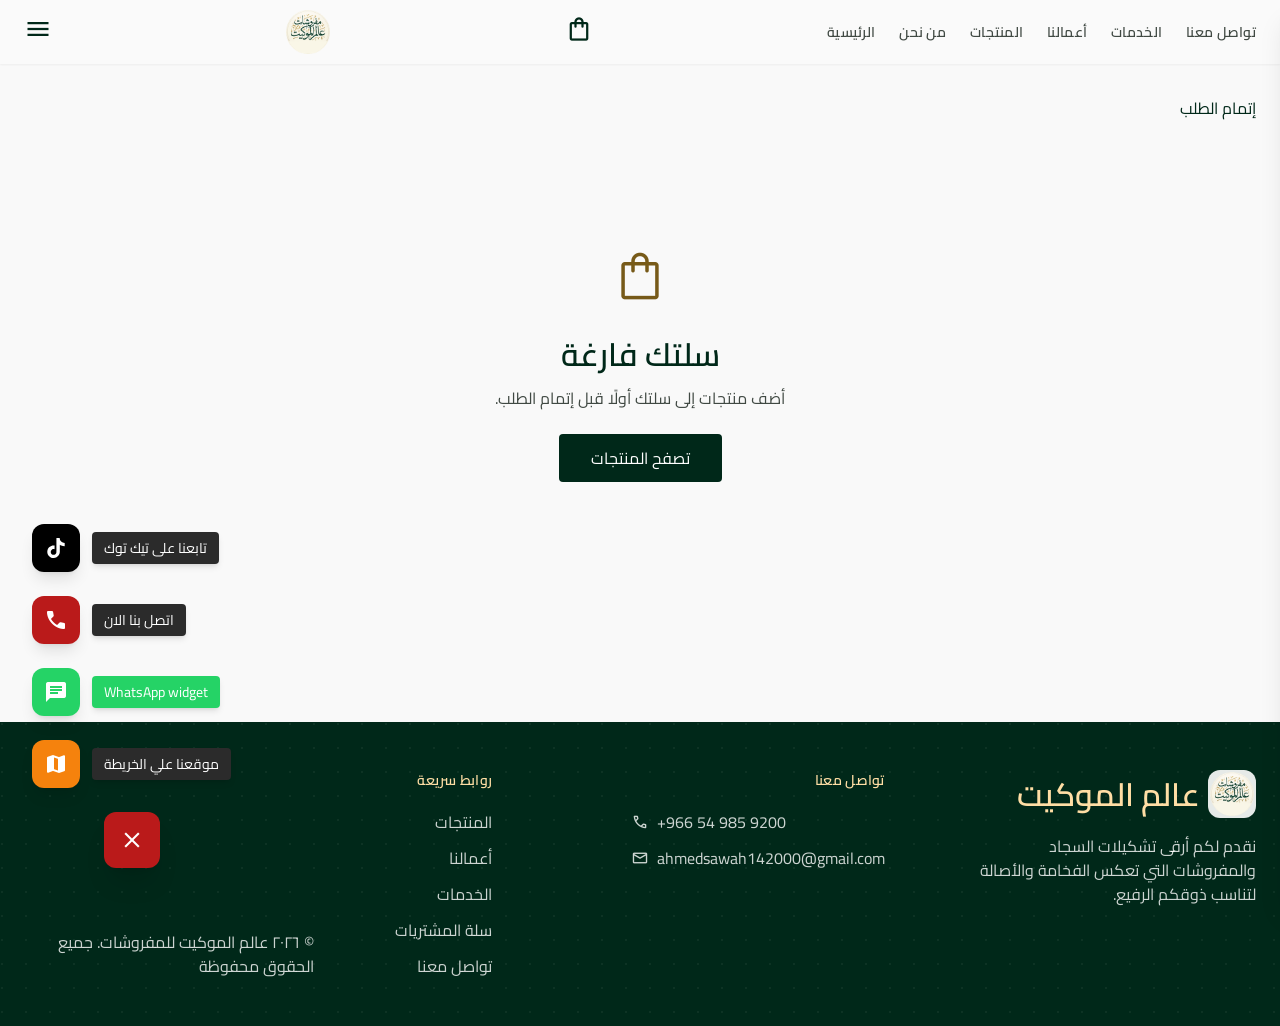
<file: checkout.html>
<!DOCTYPE html>
<html dir="rtl" lang="ar">
<head>
<meta charset="utf-8"/>
<meta content="width=device-width, initial-scale=1.0" name="viewport"/>
<title>إتمام الطلب | عالم الموكيت للمفروشات</title>
<link href="https://fonts.googleapis.com" rel="preconnect"/>
<link crossorigin="" href="https://fonts.gstatic.com" rel="preconnect"/>
<link href="https://fonts.googleapis.com/css2?family=Cairo:wght@400;600;700&display=swap" rel="stylesheet"/>
<link href="https://fonts.googleapis.com/css2?family=Material+Symbols+Outlined:wght,FILL@100..700,0..1&display=swap" rel="stylesheet"/>
<link rel="icon" type="image/png" href="assets/img/favicon-32.png"/>
<link rel="canonical" href="https://aalam-almoquette.netlify.app/checkout.html"/>
<link rel="apple-touch-icon" href="assets/img/apple-touch-icon.png"/>
<link rel="stylesheet" href="assets/css/tailwind-build.css"/>
<link rel="stylesheet" href="assets/css/style.css"/>
</head>
<body class="bg-background text-on-background min-h-screen flex flex-col">

<div id="site-header"></div>

<main class="flex-grow pt-24 pb-xl px-margin-mobile md:px-gutter max-w-container-max mx-auto w-full">

  <h1 class="font-display-lg-mobile md:font-display-lg text-primary mb-lg text-right">إتمام الطلب</h1>

  <div id="checkout-wrapper" class="grid grid-cols-1 lg:grid-cols-3 gap-lg items-start">

    <form id="checkout-form" novalidate class="lg:col-span-2 bg-surface rounded-xl ambient-shadow border border-outline-variant/20 p-lg flex flex-col gap-md text-right">

      <h2 class="font-headline-sm text-headline-sm text-primary">بيانات التوصيل</h2>

      <div class="grid grid-cols-1 md:grid-cols-2 gap-md">
        <div>
          <label class="font-label-md text-label-md text-primary block mb-1" for="fullname">الاسم الكامل</label>
          <input id="fullname" required type="text" class="w-full border border-primary/30 rounded-lg px-4 py-2.5 font-body-md focus:border-secondary focus:ring-1 focus:ring-secondary text-right" placeholder="اسمك الكامل"/>
        </div>
        <div>
          <label class="font-label-md text-label-md text-primary block mb-1" for="checkout-phone">رقم الجوال</label>
          <input id="checkout-phone" required type="tel" dir="ltr" class="w-full border border-primary/30 rounded-lg px-4 py-2.5 font-body-md focus:border-secondary focus:ring-1 focus:ring-secondary text-right" placeholder="05xxxxxxxx"/>
        </div>
      </div>

      <div class="grid grid-cols-1 md:grid-cols-2 gap-md">
        <div>
          <label class="font-label-md text-label-md text-primary block mb-1" for="city">المدينة</label>
          <input id="city" required type="text" class="w-full border border-primary/30 rounded-lg px-4 py-2.5 font-body-md focus:border-secondary focus:ring-1 focus:ring-secondary text-right" placeholder="مثال: الرياض"/>
        </div>
        <div>
          <label class="font-label-md text-label-md text-primary block mb-1" for="district">الحي</label>
          <input id="district" type="text" class="w-full border border-primary/30 rounded-lg px-4 py-2.5 font-body-md focus:border-secondary focus:ring-1 focus:ring-secondary text-right" placeholder="اسم الحي (اختياري)"/>
        </div>
      </div>

      <div>
        <label class="font-label-md text-label-md text-primary block mb-1" for="address">العنوان التفصيلي</label>
        <textarea id="address" required rows="3" class="w-full border border-primary/30 rounded-lg px-4 py-2.5 font-body-md focus:border-secondary focus:ring-1 focus:ring-secondary text-right" placeholder="اسم الشارع، رقم المبنى، أقرب معلم..."></textarea>
      </div>

      <div>
        <label class="font-label-md text-label-md text-primary block mb-1" for="notes">ملاحظات إضافية</label>
        <textarea id="notes" rows="2" class="w-full border border-primary/30 rounded-lg px-4 py-2.5 font-body-md focus:border-secondary focus:ring-1 focus:ring-secondary text-right" placeholder="مواعيد التوصيل المفضلة، تفاصيل التركيب... (اختياري)"></textarea>
      </div>

      <div>
        <p class="font-label-md text-label-md text-primary mb-2">طريقة إتمام الطلب</p>
        <div class="bg-[#F5F5DC] rounded-lg p-md flex items-start gap-2">
          <span class="material-symbols-outlined text-secondary text-[22px]">chat</span>
          <p class="font-body-md text-on-surface-variant">
            لضمان دقة المقاسات والتوصيل والتركيب، يقوم فريقنا حاليًا بتأكيد كل طلب وتحديد تكلفة الشحن والدفع عبر واتساب مباشرة بعد إرسال طلبك.
          </p>
        </div>
      </div>

      <button type="submit" class="bg-primary text-white hover:bg-primary-container px-8 py-3 rounded-lg font-label-md text-[16px] transition-colors ambient-shadow flex items-center justify-center gap-2">
        <span class="material-symbols-outlined text-[20px]">check_circle</span>
        تأكيد الطلب عبر واتساب
      </button>
    </form>

    <aside class="bg-surface rounded-xl ambient-shadow border border-outline-variant/20 p-lg text-right lg:sticky lg:top-24">
      <h2 class="font-headline-sm text-headline-sm text-primary mb-md">ملخص طلبك</h2>
      <div id="checkout-summary-lines" class="flex flex-col gap-2 mb-md"></div>
      <div class="border-t border-outline-variant/20 pt-md flex justify-between font-headline-sm text-headline-sm text-primary">
        <span id="checkout-total"></span>
        <span>الإجمالي</span>
      </div>
    </aside>
  </div>

  <div id="checkout-empty" class="hidden text-center py-xl">
    <span class="material-symbols-outlined text-secondary text-[56px]">shopping_bag</span>
    <h2 class="font-headline-md text-headline-md text-primary mt-md mb-sm">سلتك فارغة</h2>
    <p class="font-body-md text-on-surface-variant mb-md">أضف منتجات إلى سلتك أولًا قبل إتمام الطلب.</p>
    <a href="products.html" class="inline-flex items-center gap-2 bg-primary text-white hover:bg-primary-container px-8 py-3 rounded-lg font-label-md transition-colors">تصفح المنتجات</a>
  </div>

</main>

<div id="site-footer"></div>

<script src="assets/js/data.js"></script>
<script src="assets/js/cart.js"></script>
<script src="assets/js/layout.js"></script>
<script src="assets/js/validation.js"></script>
<script>
  function init() {
    var lines = cartLines();
    if (lines.length === 0) {
      document.getElementById("checkout-wrapper").classList.add("hidden");
      document.getElementById("checkout-empty").classList.remove("hidden");
      return;
    }

    document.getElementById("checkout-summary-lines").innerHTML = lines.map(function (line) {
      return (
        '<div class="flex justify-between font-body-md text-on-surface-variant">' +
          '<span>' + formatPrice(line.lineTotal) + ' ر.س</span>' +
          '<span>' + line.product.name + ' × ' + line.qty + '</span>' +
        '</div>'
      );
    }).join("");
    document.getElementById("checkout-total").textContent = formatPrice(cartSubtotal()) + " ر.س";

    var fullnameInput = document.getElementById("fullname");
    var phoneInput = document.getElementById("checkout-phone");
    var cityInput = document.getElementById("city");
    var districtInput = document.getElementById("district");
    var addressInput = document.getElementById("address");
    var notesInput = document.getElementById("notes");
    var checkoutForm = document.getElementById("checkout-form");

    var checkoutFields = [
      { input: fullnameInput, rules: { required: true, minLength: 3 } },
      { input: phoneInput, rules: { required: true, phone: true } },
      { input: cityInput, rules: { required: true, minLength: 2 } },
      { input: addressInput, rules: { required: true, minLength: 5 } }
    ];
    attachLiveValidation(checkoutFields);

    checkoutForm.addEventListener("submit", function (e) {
      e.preventDefault();

      if (!validateForm(checkoutFields)) {
        scrollToFirstError(checkoutForm);
        return;
      }

      var fullname = fullnameInput.value.trim();
      var phone = phoneInput.value.trim();
      var city = cityInput.value.trim();
      var district = districtInput.value.trim();
      var address = addressInput.value.trim();
      var notes = notesInput.value.trim();

      var orderNumber = "AM-" + Date.now().toString().slice(-6);
      var siteBase = window.location.origin + window.location.pathname.replace(/checkout\.html$/, "");
      var linesText = lines.map(function (line) {
        var imageUrl = siteBase + line.product.image;
        return "- " + line.product.name + " × " + line.qty + " = " + formatPrice(line.lineTotal) + " ر.س\n  صورة المنتج: " + imageUrl;
      }).join("\n");

      var message =
        "طلب جديد رقم " + orderNumber + " من موقع عالم الموكيت:\n\n" +
        "الاسم: " + fullname + "\n" +
        "الجوال: " + phone + "\n" +
        "المدينة: " + city + (district ? " - " + district : "") + "\n" +
        "العنوان: " + address + "\n" +
        (notes ? "ملاحظات: " + notes + "\n" : "") +
        "\nالمنتجات:\n" + linesText + "\n\n" +
        "الإجمالي: " + formatPrice(cartSubtotal()) + " ر.س";

      sessionStorage.setItem("aalam_almoquette_last_order", JSON.stringify({ orderNumber: orderNumber, total: cartSubtotal() }));
      window.open("https://wa.me/" + WHATSAPP_NUMBER + "?text=" + encodeURIComponent(message), "_blank");

      clearCart();
      window.location.href = "order-success.html?order=" + orderNumber;
    });
  }

  document.addEventListener("DOMContentLoaded", init);
</script>
</body>
</html>
</file>
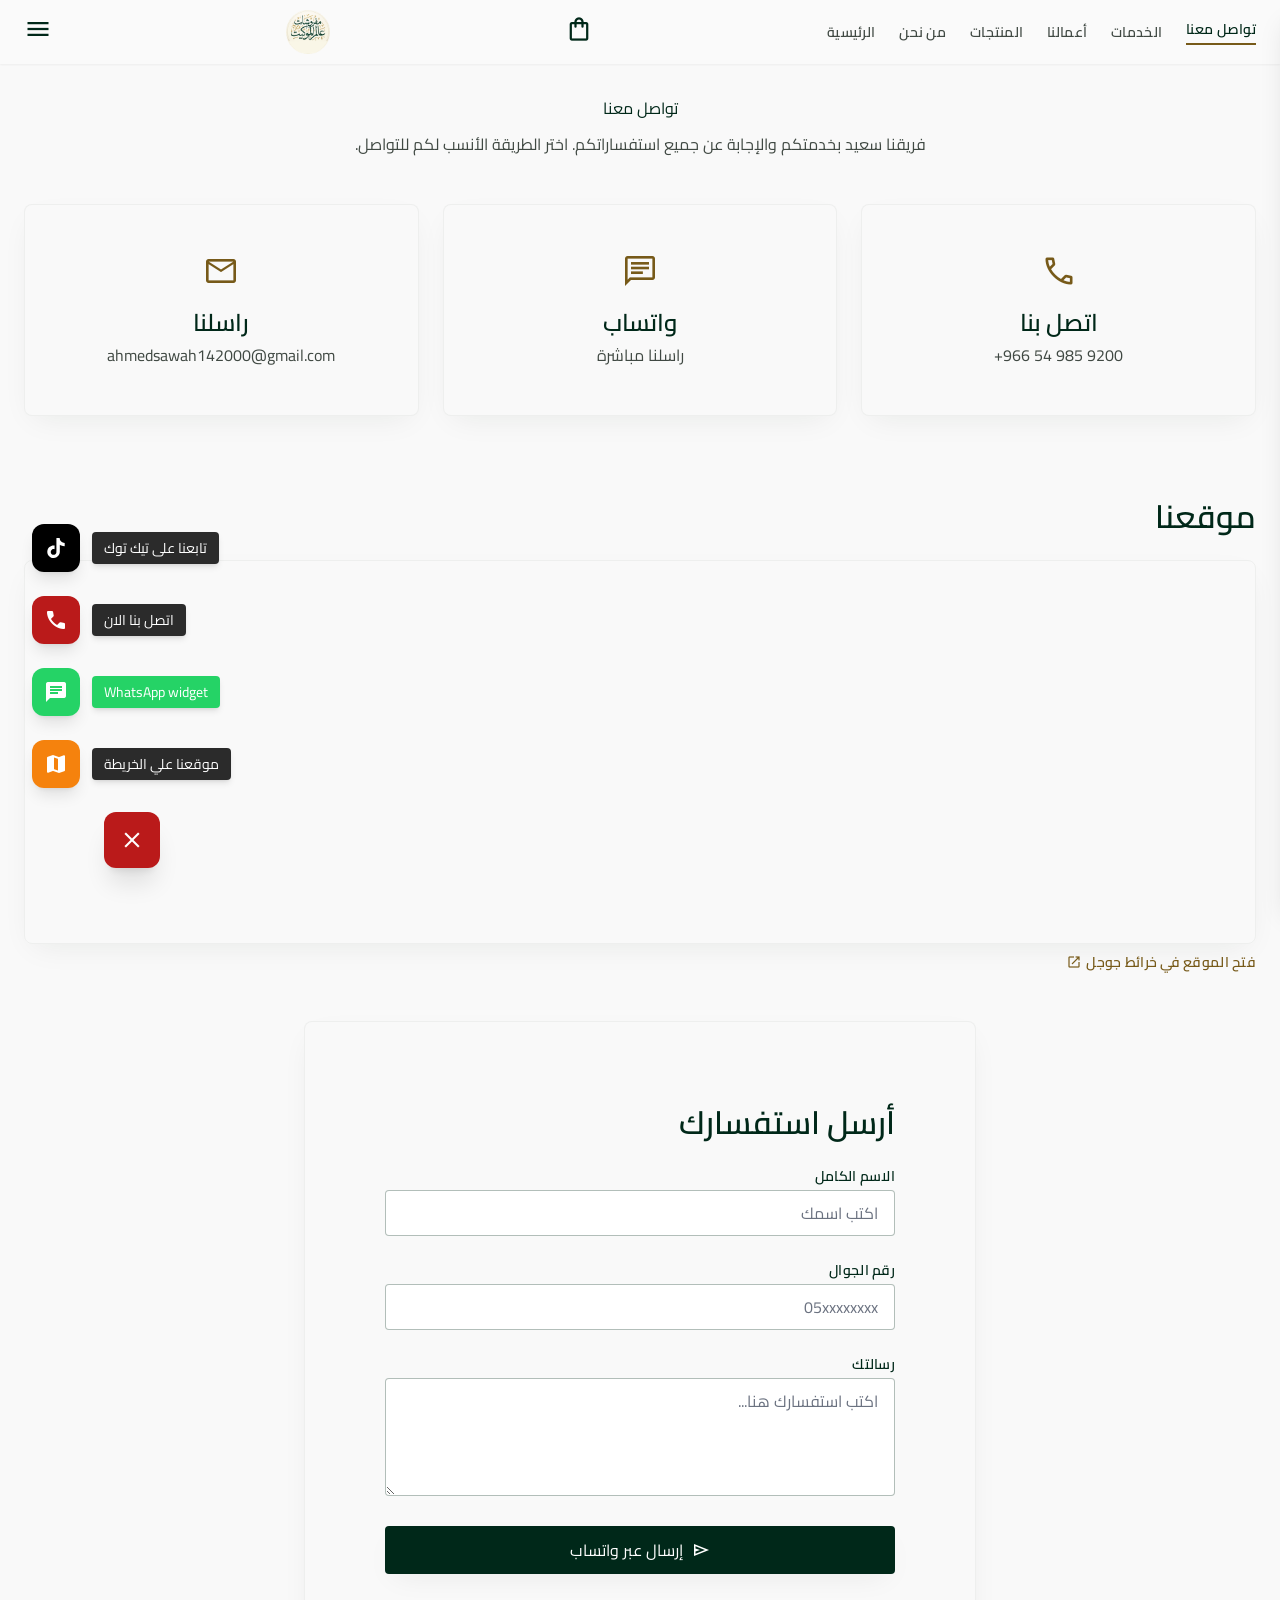
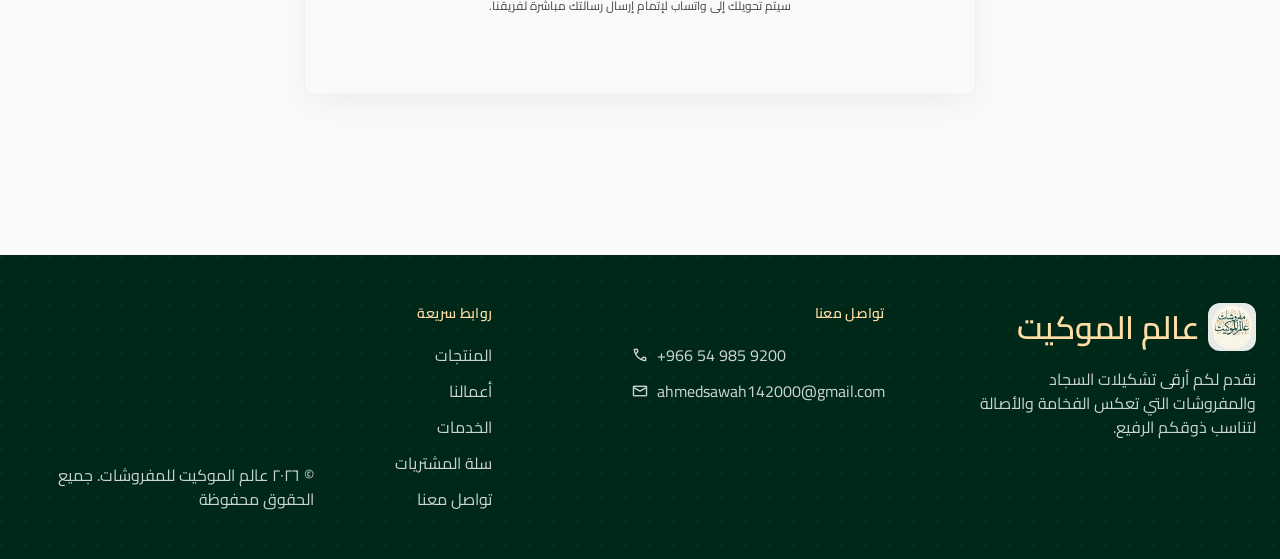
<file: contact.html>
<!DOCTYPE html>
<html dir="rtl" lang="ar">
<head>
<meta charset="utf-8"/>
<meta content="width=device-width, initial-scale=1.0" name="viewport"/>
<title>تواصل معنا | عالم الموكيت للمفروشات</title>
<meta name="description" content="تواصل مع فريق عالم الموكيت للمفروشات للاستفسار عن المنتجات أو طلب استشارة مجانية."/>
<link href="https://fonts.googleapis.com" rel="preconnect"/>
<link crossorigin="" href="https://fonts.gstatic.com" rel="preconnect"/>
<link href="https://fonts.googleapis.com/css2?family=Cairo:wght@400;600;700&display=swap" rel="stylesheet"/>
<link href="https://fonts.googleapis.com/css2?family=Material+Symbols+Outlined:wght,FILL@100..700,0..1&display=swap" rel="stylesheet"/>
<link rel="icon" type="image/png" href="assets/img/favicon-32.png"/>
<link rel="canonical" href="https://aalam-almoquette.netlify.app/contact.html"/>
<link rel="apple-touch-icon" href="assets/img/apple-touch-icon.png"/>
<link rel="stylesheet" href="assets/css/tailwind-build.css"/>
<link rel="stylesheet" href="assets/css/style.css"/>
<!--
  إحداثيات الموقع الفعلي مُضافة (24°35'50.3"N 46°43'52.3"E ≈ الرياض).
  باقي حاجة واحدة بس: اسم الشارع/الحي بالظبط في "streetAddress" أدناه —
  لما توصلك، حطّه هنا وفي Google Business Profile بنفس الصياغة تمامًا.
-->
<script type="application/ld+json">
{
  "@context": "https://schema.org",
  "@type": "HomeGoodsStore",
  "name": "عالم الموكيت للمفروشات",
  "telephone": "+966549859200",
  "email": "ahmedsawah142000@gmail.com",
  "address": {
    "@type": "PostalAddress",
    "streetAddress": "TODO: اسم الشارع ورقم المبنى",
    "addressLocality": "الرياض",
    "addressRegion": "منطقة الرياض",
    "postalCode": "TODO: الرمز البريدي",
    "addressCountry": "SA"
  },
  "geo": {
    "@type": "GeoCoordinates",
    "latitude": "24.597306",
    "longitude": "46.731194"
  },
  "openingHours": "Sa-Th 09:00-22:00"
}
</script>
</head>
<body class="bg-background text-on-background min-h-screen flex flex-col">

<div id="site-header"></div>

<main class="flex-grow pt-24 pb-xl px-margin-mobile md:px-gutter max-w-container-max mx-auto w-full">

  <div class="text-center mb-lg">
    <h1 class="font-display-lg-mobile md:font-display-lg text-primary mb-sm">تواصل معنا</h1>
    <p class="font-body-lg text-on-surface-variant max-w-2xl mx-auto">فريقنا سعيد بخدمتكم والإجابة عن جميع استفساراتكم. اختر الطريقة الأنسب لكم للتواصل.</p>
  </div>

  <div class="grid grid-cols-1 md:grid-cols-3 gap-md mb-xl">
    <a href="tel:+966549859200" class="bg-surface rounded-xl p-lg text-center ambient-shadow hover-lift border border-outline-variant/20">
      <span class="material-symbols-outlined text-secondary text-[36px]">call</span>
      <p class="font-headline-sm text-headline-sm text-primary mt-sm">اتصل بنا</p>
      <p class="font-body-md text-on-surface-variant mt-1" dir="ltr">+966 54 985 9200</p>
    </a>
    <a href="https://wa.me/966549859200" target="_blank" rel="noopener" class="bg-surface rounded-xl p-lg text-center ambient-shadow hover-lift border border-outline-variant/20">
      <span class="material-symbols-outlined text-secondary text-[36px]">chat</span>
      <p class="font-headline-sm text-headline-sm text-primary mt-sm">واتساب</p>
      <p class="font-body-md text-on-surface-variant mt-1">راسلنا مباشرة</p>
    </a>
    <a href="mailto:ahmedsawah142000@gmail.com" class="bg-surface rounded-xl p-lg text-center ambient-shadow hover-lift border border-outline-variant/20">
      <span class="material-symbols-outlined text-secondary text-[36px]">mail</span>
      <p class="font-headline-sm text-headline-sm text-primary mt-sm">راسلنا</p>
      <p class="font-body-md text-on-surface-variant mt-1">ahmedsawah142000@gmail.com</p>
    </a>
  </div>

  <section class="mb-lg">
    <h2 class="font-headline-md text-headline-md text-primary mb-md text-right">موقعنا</h2>
    <div class="rounded-xl overflow-hidden ambient-shadow h-72 md:h-96 border border-outline-variant/20">
      <iframe
        class="w-full h-full border-0"
        loading="lazy"
        referrerpolicy="no-referrer-when-downgrade"
        src="https://www.google.com/maps?q=24.597306,46.731194(%D8%B9%D8%A7%D9%84%D9%85%20%D8%A7%D9%84%D9%85%D9%88%D9%83%D9%8A%D8%AA%20%D9%84%D9%84%D9%85%D9%81%D8%B1%D9%88%D8%B4%D8%A7%D8%AA)&z=17&output=embed"
        title="موقع عالم الموكيت للمفروشات على خرائط جوجل">
      </iframe>
    </div>
    <a href="https://www.google.com/maps?q=24.597306,46.731194" target="_blank" rel="noopener" class="inline-flex items-center gap-1 text-secondary hover:underline font-label-md text-label-md mt-2">
      فتح الموقع في خرائط جوجل
      <span class="material-symbols-outlined text-[16px]">open_in_new</span>
    </a>
    <!-- ملاحظة: لما يبقى عندك رابط "مشاركة" من صفحة Google Business Profile بعد التسجيل والتحقق،
         استبدل الرابطين أعلاه به — هيكون مربوط مباشرة بملفك ويعرض التقييمات وساعات العمل. -->
  </section>

  <section class="bg-surface rounded-xl ambient-shadow border border-outline-variant/20 p-lg md:p-xl max-w-2xl mx-auto">
    <h2 class="font-headline-md text-headline-md text-primary mb-md text-right">أرسل استفسارك</h2>
    <form id="contact-form" novalidate class="flex flex-col gap-md text-right">
      <div>
        <label class="font-label-md text-label-md text-primary block mb-1" for="name">الاسم الكامل</label>
        <input id="name" name="name" type="text" required class="w-full border border-primary/30 rounded-lg px-4 py-2.5 font-body-md focus:border-secondary focus:ring-1 focus:ring-secondary text-right" placeholder="اكتب اسمك"/>
      </div>
      <div>
        <label class="font-label-md text-label-md text-primary block mb-1" for="phone">رقم الجوال</label>
        <input id="phone" name="phone" type="tel" required dir="ltr" class="w-full border border-primary/30 rounded-lg px-4 py-2.5 font-body-md focus:border-secondary focus:ring-1 focus:ring-secondary text-right" placeholder="05xxxxxxxx"/>
      </div>
      <div>
        <label class="font-label-md text-label-md text-primary block mb-1" for="message">رسالتك</label>
        <textarea id="message" name="message" rows="4" required class="w-full border border-primary/30 rounded-lg px-4 py-2.5 font-body-md focus:border-secondary focus:ring-1 focus:ring-secondary text-right" placeholder="اكتب استفسارك هنا..."></textarea>
      </div>
      <button type="submit" class="bg-primary text-white hover:bg-primary-container px-8 py-3 rounded-lg font-label-md text-[16px] transition-colors ambient-shadow inline-flex items-center justify-center gap-2">
        <span class="material-symbols-outlined text-[20px]">send</span>
        إرسال عبر واتساب
      </button>
      <p class="font-caption text-caption text-on-surface-variant text-center">سيتم تحويلك إلى واتساب لإتمام إرسال رسالتك مباشرة لفريقنا.</p>
    </form>
  </section>

</main>

<div id="site-footer"></div>

<script src="assets/js/data.js"></script>
<script src="assets/js/cart.js"></script>
<script src="assets/js/layout.js"></script>
<script src="assets/js/validation.js"></script>
<script>
  var contactForm = document.getElementById("contact-form");
  var nameInput = document.getElementById("name");
  var phoneInput = document.getElementById("phone");
  var messageInput = document.getElementById("message");

  var contactFields = [
    { input: nameInput, rules: { required: true, minLength: 3 } },
    { input: phoneInput, rules: { required: true, phone: true } },
    { input: messageInput, rules: { required: true, minLength: 5 } }
  ];
  attachLiveValidation(contactFields);

  contactForm.addEventListener("submit", function (e) {
    e.preventDefault();

    if (!validateForm(contactFields)) {
      scrollToFirstError(contactForm);
      return;
    }

    var name = nameInput.value.trim();
    var phone = phoneInput.value.trim();
    var message = messageInput.value.trim();
    var text = "استفسار جديد من موقع عالم الموكيت:\n" +
      "الاسم: " + name + "\n" +
      "الجوال: " + phone + "\n" +
      "الرسالة: " + message;
    window.open("https://wa.me/" + WHATSAPP_NUMBER + "?text=" + encodeURIComponent(text), "_blank");
  });
</script>
</body>
</html>
</file>
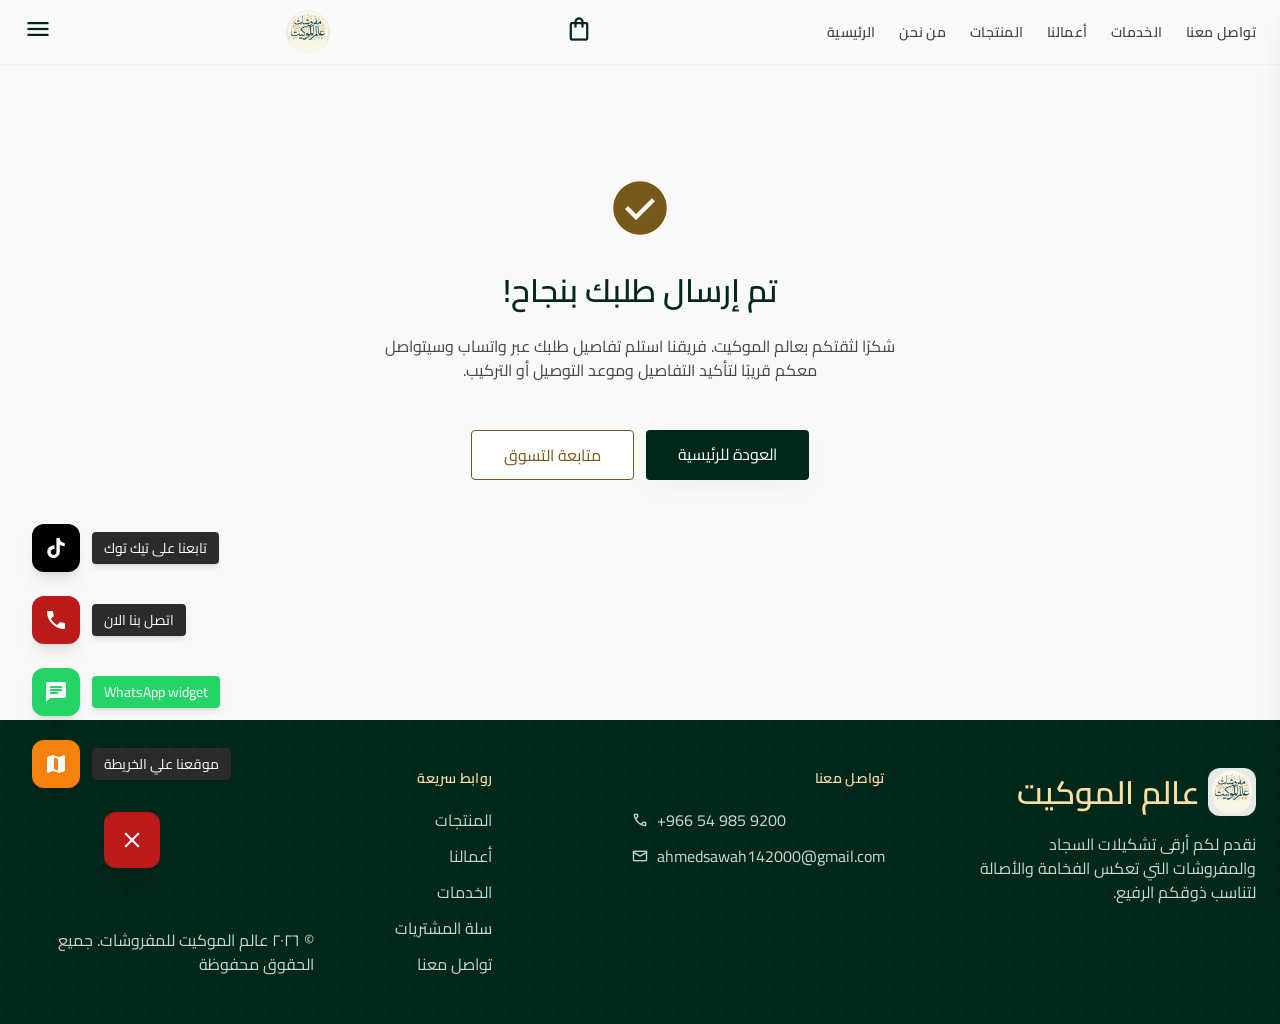
<file: order-success.html>
<!DOCTYPE html>
<html dir="rtl" lang="ar">
<head>
<meta charset="utf-8"/>
<meta content="width=device-width, initial-scale=1.0" name="viewport"/>
<title>تم استلام طلبك | عالم الموكيت للمفروشات</title>
<link href="https://fonts.googleapis.com" rel="preconnect"/>
<link crossorigin="" href="https://fonts.gstatic.com" rel="preconnect"/>
<link href="https://fonts.googleapis.com/css2?family=Cairo:wght@400;600;700&display=swap" rel="stylesheet"/>
<link href="https://fonts.googleapis.com/css2?family=Material+Symbols+Outlined:wght,FILL@100..700,0..1&display=swap" rel="stylesheet"/>
<link rel="icon" type="image/png" href="assets/img/favicon-32.png"/>
<link rel="canonical" href="https://aalam-almoquette.netlify.app/order-success.html"/>
<link rel="apple-touch-icon" href="assets/img/apple-touch-icon.png"/>
<link rel="stylesheet" href="assets/css/tailwind-build.css"/>
<link rel="stylesheet" href="assets/css/style.css"/>
</head>
<body class="bg-background text-on-background min-h-screen flex flex-col">

<div id="site-header"></div>

<main class="flex-grow pt-24 pb-xl px-margin-mobile md:px-gutter max-w-container-max mx-auto w-full flex items-center justify-center">
  <div class="text-center max-w-lg mx-auto py-xl">
    <span class="material-symbols-outlined text-secondary text-[64px]" style="font-variation-settings: 'FILL' 1;">check_circle</span>
    <h1 class="font-headline-md text-headline-md text-primary mt-md mb-sm">تم إرسال طلبك بنجاح!</h1>
    <p id="order-ref" class="font-label-md text-label-md text-secondary mb-md"></p>
    <p class="font-body-md text-on-surface-variant mb-lg">
      شكرًا لثقتكم بعالم الموكيت. فريقنا استلم تفاصيل طلبك عبر واتساب وسيتواصل معكم قريبًا لتأكيد التفاصيل وموعد التوصيل أو التركيب.
    </p>
    <div class="flex flex-wrap gap-sm justify-center">
      <a href="index.html" class="bg-primary text-white hover:bg-primary-container px-8 py-3 rounded-lg font-label-md text-[16px] transition-colors ambient-shadow">
        العودة للرئيسية
      </a>
      <a href="products.html" class="bg-white border border-secondary text-secondary hover:bg-secondary-container hover:text-on-secondary-container px-8 py-3 rounded-lg font-label-md text-[16px] transition-colors">
        متابعة التسوق
      </a>
    </div>
  </div>
</main>

<div id="site-footer"></div>

<script src="assets/js/data.js"></script>
<script src="assets/js/cart.js"></script>
<script src="assets/js/layout.js"></script>
<script>
  var params = new URLSearchParams(window.location.search);
  var order = params.get("order");
  if (order) {
    document.getElementById("order-ref").textContent = "رقم الطلب: " + order;
  }
</script>
</body>
</html>
</file>
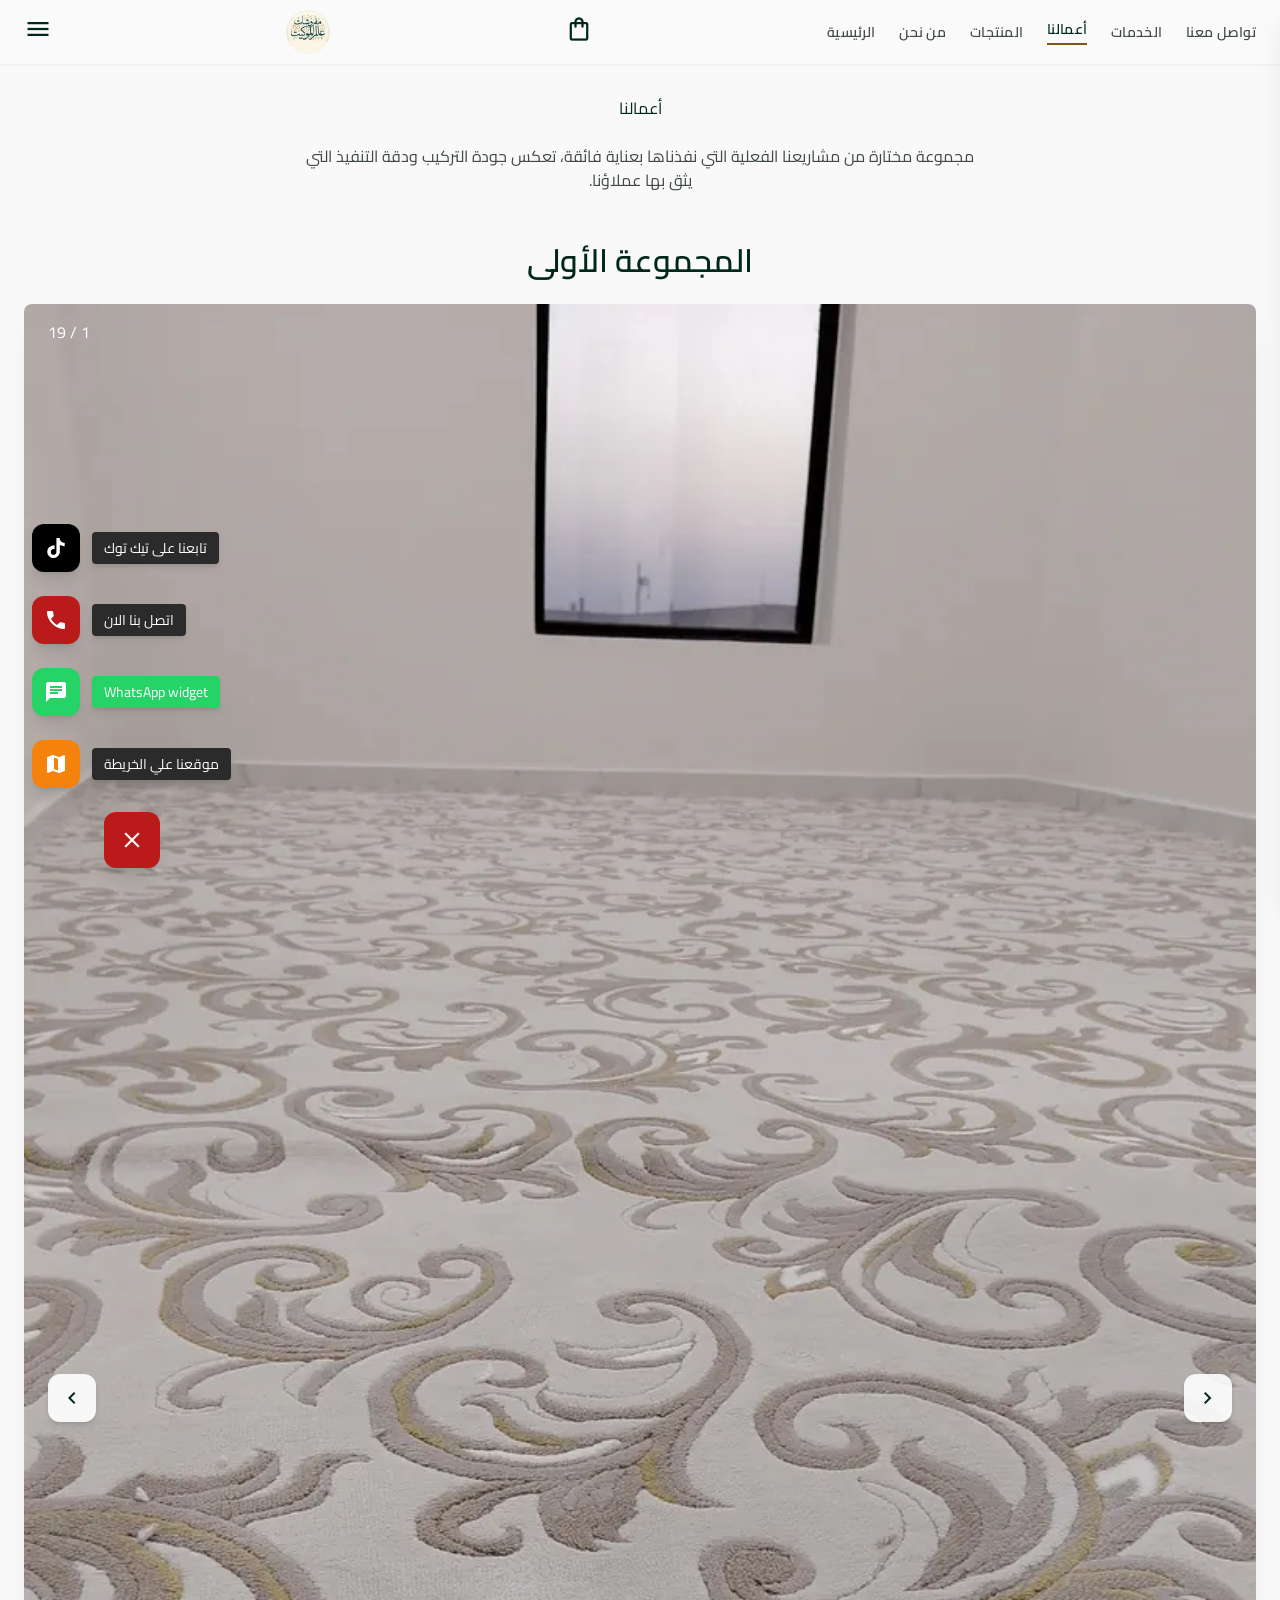
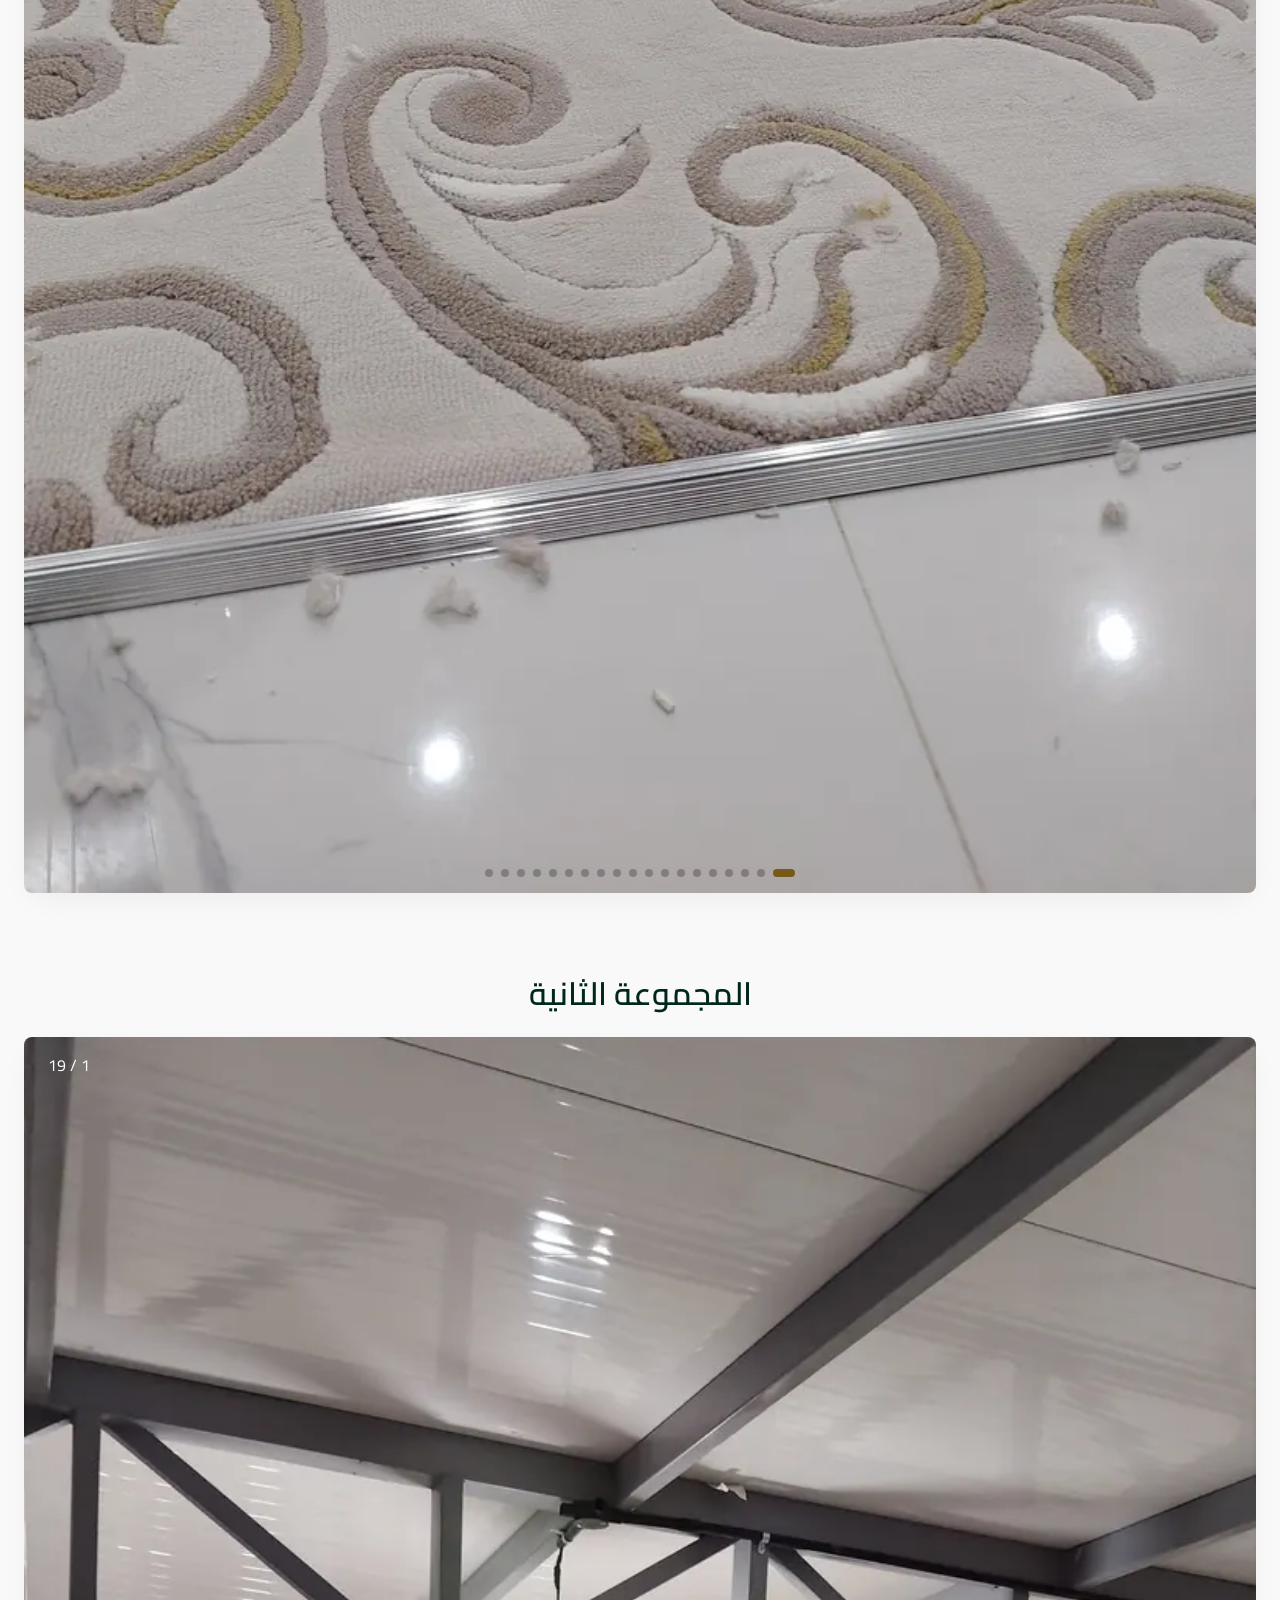
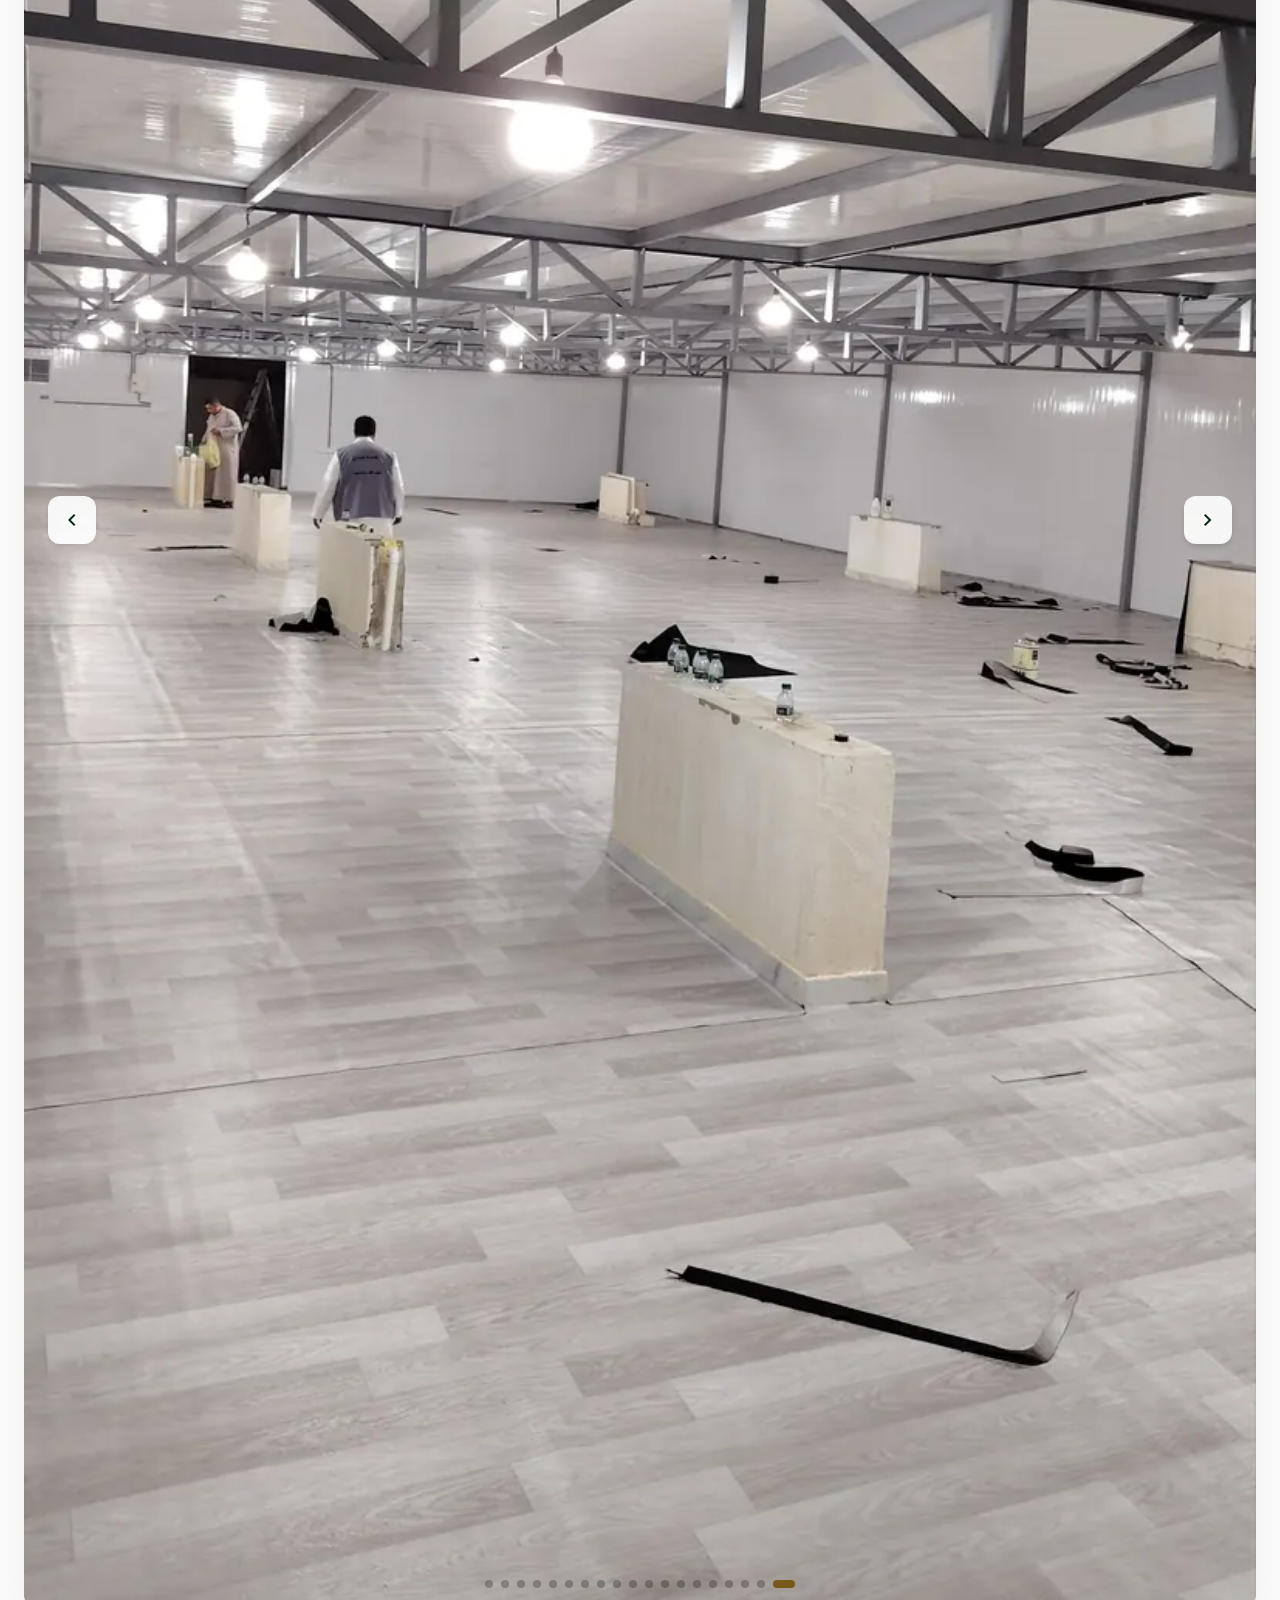
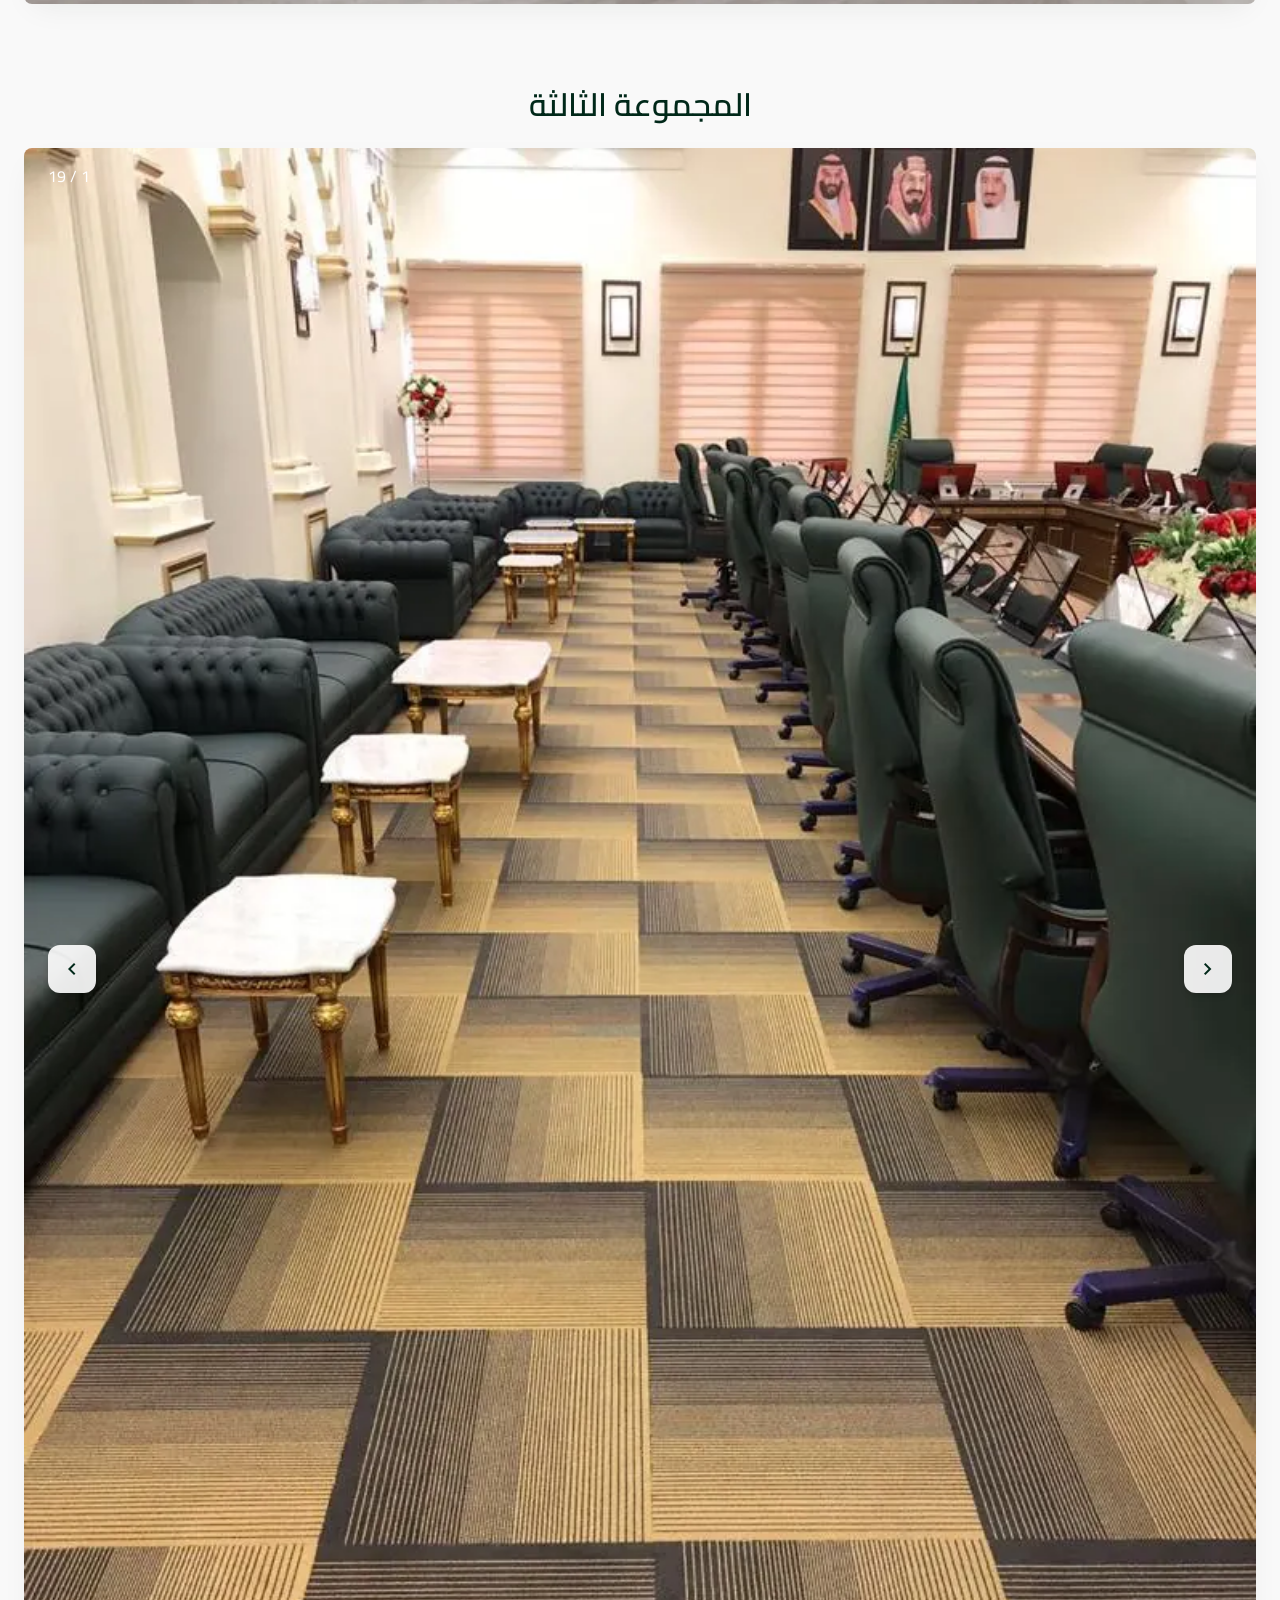
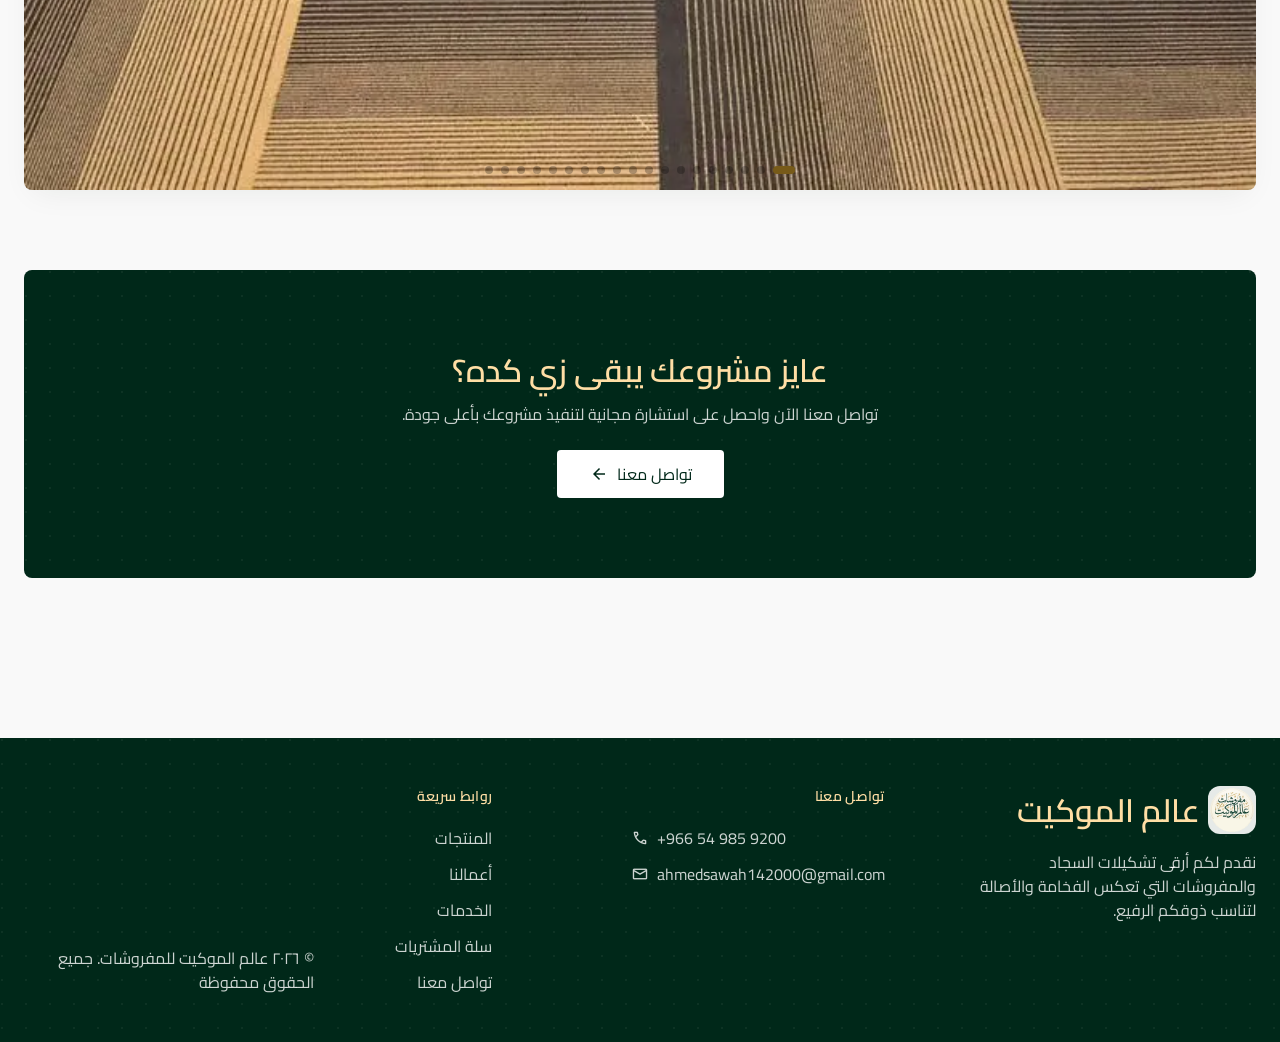
<file: our-work.html>
<!DOCTYPE html>
<html dir="rtl" lang="ar">
<head>
<meta charset="utf-8"/>
<meta content="width=device-width, initial-scale=1.0" name="viewport"/>
<title>أعمالنا | عالم الموكيت للمفروشات</title>
<meta name="description" content="شاهد مجموعة مختارة من أعمال التركيب والتنفيذ الفعلية لعالم الموكيت للمفروشات في المنازل والمساجد والمكاتب."/>
<link href="https://fonts.googleapis.com" rel="preconnect"/>
<link crossorigin="" href="https://fonts.gstatic.com" rel="preconnect"/>
<link href="https://fonts.googleapis.com/css2?family=Cairo:wght@400;600;700&display=swap" rel="stylesheet"/>
<link href="https://fonts.googleapis.com/css2?family=Material+Symbols+Outlined:wght,FILL@100..700,0..1&display=swap" rel="stylesheet"/>
<link rel="icon" type="image/png" href="assets/img/favicon-32.png"/>
<link rel="canonical" href="https://aalam-almoquette.netlify.app/our-work.html"/>
<link rel="apple-touch-icon" href="assets/img/apple-touch-icon.png"/>
<link rel="stylesheet" href="assets/css/tailwind-build.css"/>
<link rel="stylesheet" href="assets/css/style.css"/>
</head>
<body class="bg-background text-on-background min-h-screen flex flex-col">

<div id="site-header"></div>

<main class="flex-grow pt-24 pb-xl px-margin-mobile md:px-gutter max-w-container-max mx-auto w-full">

  <section class="text-center mb-lg">
    <h1 class="font-display-lg-mobile md:font-display-lg text-primary mb-md">أعمالنا</h1>
    <p class="font-body-lg text-on-surface-variant max-w-2xl mx-auto">
      مجموعة مختارة من مشاريعنا الفعلية التي نفذناها بعناية فائقة، تعكس جودة التركيب ودقة التنفيذ التي يثق بها عملاؤنا.
    </p>
  </section>

  <section class="text-center mb-md">
    <h2 class="font-headline-md text-headline-md text-primary mb-sm">المجموعة الأولى</h2>
  </section>

  <section class="mb-lg" id="our-work-slider-mount"></section>

  <section class="text-center mb-md mt-xl">
    <h2 class="font-headline-md text-headline-md text-primary mb-sm">المجموعة الثانية</h2>
  </section>

  <section class="mb-xl" id="our-work-slider-mount-2"></section>

  <section class="text-center mb-md mt-xl">
    <h2 class="font-headline-md text-headline-md text-primary mb-sm">المجموعة الثالثة</h2>
  </section>

  <section class="mb-xl" id="our-work-slider-mount-3"></section>

  <!-- CTA -->
  <section class="text-center bg-primary rounded-xl p-lg md:p-xl relative overflow-hidden">
    <div class="absolute inset-0 opacity-5 pointer-events-none" style="background-image: radial-gradient(circle at 2px 2px, white 1px, transparent 0); background-size: 24px 24px;"></div>
    <div class="relative z-10">
      <h2 class="font-headline-md text-headline-md text-secondary-fixed mb-sm">عايز مشروعك يبقى زي كده؟</h2>
      <p class="font-body-md text-on-primary/80 mb-md max-w-xl mx-auto">تواصل معنا الآن واحصل على استشارة مجانية لتنفيذ مشروعك بأعلى جودة.</p>
      <a href="contact.html" class="inline-flex items-center gap-2 bg-white text-primary hover:bg-secondary-container px-8 py-3 rounded-lg font-label-md text-[16px] transition-colors">
        تواصل معنا
        <span class="material-symbols-outlined text-[20px]">arrow_back</span>
      </a>
    </div>
  </section>

</main>

<div id="site-footer"></div>

<script src="assets/js/cart.js"></script>
<script src="assets/js/layout.js"></script>
<script src="assets/js/our-work-slider.js"></script>
</body>
</html>
</file>
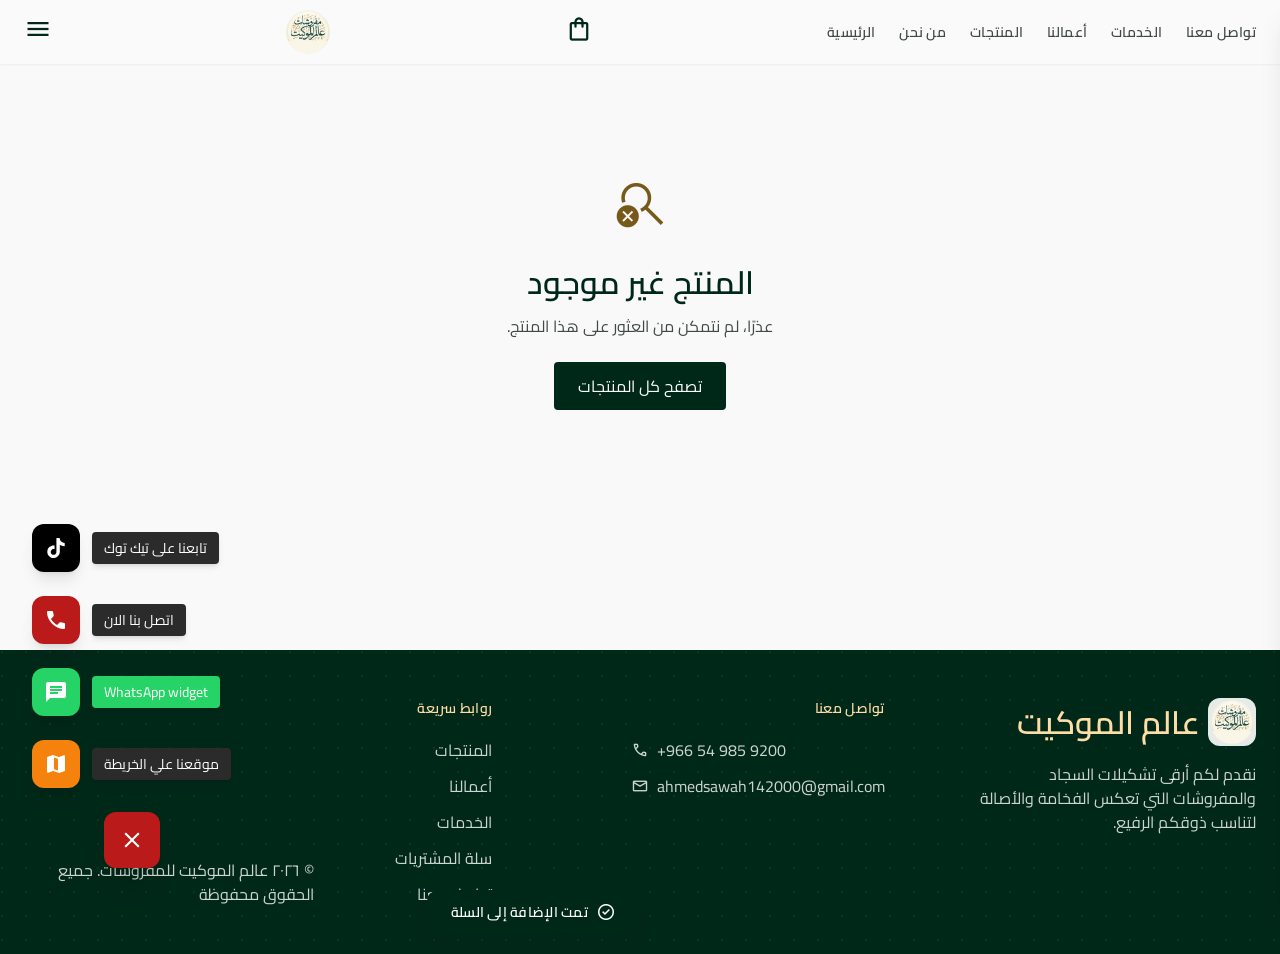
<file: product.html>
<!DOCTYPE html>
<html dir="rtl" lang="ar">
<head>
<meta charset="utf-8"/>
<meta content="width=device-width, initial-scale=1.0" name="viewport"/>
<title id="page-title">تفاصيل المنتج | عالم الموكيت للمفروشات</title>
<link href="https://fonts.googleapis.com" rel="preconnect"/>
<link crossorigin="" href="https://fonts.gstatic.com" rel="preconnect"/>
<link href="https://fonts.googleapis.com/css2?family=Cairo:wght@400;600;700&display=swap" rel="stylesheet"/>
<link href="https://fonts.googleapis.com/css2?family=Material+Symbols+Outlined:wght,FILL@100..700,0..1&display=swap" rel="stylesheet"/>
<link rel="icon" type="image/png" href="assets/img/favicon-32.png"/>
<link rel="canonical" href="https://aalam-almoquette.netlify.app/product.html" id="canonical-link"/>
<link rel="apple-touch-icon" href="assets/img/apple-touch-icon.png"/>
<link rel="stylesheet" href="assets/css/tailwind-build.css"/>
<link rel="stylesheet" href="assets/css/style.css"/>
</head>
<body class="bg-background text-on-background min-h-screen flex flex-col">

<div id="site-header"></div>

<main class="flex-grow pt-24 pb-xl px-margin-mobile md:px-gutter max-w-container-max mx-auto w-full">

  <nav class="text-body-md text-on-surface-variant mb-md flex items-center gap-1 flex-row-reverse justify-end" id="breadcrumb">
    <a href="index.html" class="hover:text-secondary">الرئيسية</a>
    <span class="material-symbols-outlined text-[16px]">chevron_left</span>
    <a href="products.html" class="hover:text-secondary">المنتجات</a>
    <span class="material-symbols-outlined text-[16px]">chevron_left</span>
    <span id="breadcrumb-current" class="text-primary">...</span>
  </nav>

  <div id="product-detail" class="grid grid-cols-1 md:grid-cols-2 gap-lg mb-xl"></div>

  <section id="related-section" class="mb-xl">
    <h2 class="font-headline-md text-headline-md text-primary mb-md">منتجات مشابهة</h2>
    <div id="related-grid" class="grid grid-cols-1 md:grid-cols-2 lg:grid-cols-3 gap-md"></div>
  </section>

  <div id="not-found" class="hidden text-center py-xl">
    <span class="material-symbols-outlined text-secondary text-[56px]">search_off</span>
    <h1 class="font-headline-md text-headline-md text-primary mt-md mb-sm">المنتج غير موجود</h1>
    <p class="font-body-md text-on-surface-variant mb-md">عذرًا، لم نتمكن من العثور على هذا المنتج.</p>
    <a href="products.html" class="inline-flex items-center gap-2 bg-primary text-white hover:bg-primary-container px-6 py-3 rounded-lg font-label-md transition-colors">تصفح كل المنتجات</a>
  </div>

</main>

<div id="site-footer"></div>

<!-- Toast -->
<div id="toast" class="fixed bottom-8 right-1/2 translate-x-1/2 z-[70] bg-primary text-white px-6 py-3 rounded-full font-label-md text-label-md ambient-shadow flex items-center gap-2">
  <span class="material-symbols-outlined text-[20px]">check_circle</span>
  <span id="toast-text">تمت الإضافة إلى السلة</span>
</div>

<script src="assets/js/data.js"></script>
<script src="assets/js/cart.js"></script>
<script src="assets/js/layout.js"></script>
<script>
  function showToast(text) {
    var toast = document.getElementById("toast");
    document.getElementById("toast-text").textContent = text;
    toast.classList.add("show");
    setTimeout(function () { toast.classList.remove("show"); }, 2200);
  }

  function relatedCardHTML(p) {
    var priceLabel = priceHTML(p);
    return (
      '<div class="bg-surface rounded-xl overflow-hidden ambient-shadow hover-lift flex flex-col h-full border border-outline-variant/20">' +
        '<a href="product.html?id=' + p.id + '" class="h-48 overflow-hidden relative block">' +
          '<img class="w-full h-full object-cover transition-transform duration-500 hover:scale-105" src="' + p.image + '" alt="' + p.name + '" loading="lazy" decoding="async"/>' +
        '</a>' +
        '<div class="p-4 flex flex-col flex-grow text-right">' +
          '<h3 class="font-headline-sm text-[18px] font-bold text-primary mb-1"><a href="product.html?id=' + p.id + '">' + p.name + '</a></h3>' +
          '<div class="flex flex-row-reverse justify-between items-center pt-2 mt-auto">' +
            '<span class="font-headline-md text-primary text-[18px]">' + priceLabel + '</span>' +
            '<a href="product.html?id=' + p.id + '" class="text-secondary hover:underline font-label-md text-label-md">التفاصيل</a>' +
          '</div>' +
        '</div>' +
      '</div>'
    );
  }

  function init() {
    var params = new URLSearchParams(window.location.search);
    var id = params.get("id");
    var product = id ? findProduct(id) : null;

    if (!product) {
      document.getElementById("product-detail").classList.add("hidden");
      document.getElementById("related-section").classList.add("hidden");
      document.getElementById("breadcrumb").classList.add("hidden");
      document.getElementById("not-found").classList.remove("hidden");
      return;
    }

    document.getElementById("page-title").textContent = product.name + " | عالم الموكيت للمفروشات";
    document.getElementById("breadcrumb-current").textContent = product.name;
    document.getElementById("canonical-link").setAttribute("href", "https://aalam-almoquette.netlify.app/product.html?id=" + encodeURIComponent(product.id));

    var priceLabel = priceHTML(product);
    var badge = product.badge ? '<span class="inline-block bg-secondary-container text-on-secondary-container font-label-md text-label-md px-3 py-1 rounded-full mb-sm">' + product.badge + '</span>' : "";
    var colorHTML = product.color
      ? '<p class="font-label-md text-label-md text-primary mb-md"><span class="text-secondary">اللون:</span> ' + product.color + '</p>'
      : "";
    var sizesHTML = product.sizes && product.sizes.length
      ? '<div class="mb-md"><p class="font-label-md text-label-md text-primary mb-2">المقاسات المتوفرة:</p><div class="flex flex-wrap gap-2">' +
          product.sizes.map(function (s) { return '<span class="px-3 py-1 rounded-full bg-[#F5F5DC] text-primary text-body-md">' + s + '</span>'; }).join("") +
        '</div></div>'
      : "";

    var gallery = (product.images && product.images.length > 1) ? product.images : [product.image];
    var thumbsHTML = gallery.length > 1
      ? '<div class="flex gap-2 mt-3 overflow-x-auto pb-1" id="gallery-thumbs">' +
          gallery.map(function (src, i) {
            return '<button data-src="' + src + '" class="gallery-thumb shrink-0 w-16 h-16 rounded-lg overflow-hidden border-2 ' + (i === 0 ? "border-secondary" : "border-transparent") + '"><img class="w-full h-full object-cover" src="' + src + '" alt="' + product.name + ' - صورة ' + (i + 1) + '" loading="lazy" decoding="async"/></button>';
          }).join("") +
        "</div>"
      : "";

    document.getElementById("product-detail").innerHTML =
      '<div>' +
        '<div class="rounded-xl overflow-hidden ambient-shadow h-72 md:h-[460px]">' +
          '<img id="gallery-main-img" class="w-full h-full object-cover" src="' + gallery[0] + '" alt="' + product.name + '" loading="eager" fetchpriority="high" decoding="async"/>' +
        '</div>' +
        thumbsHTML +
      '</div>' +
      '<div class="text-right">' +
        badge +
        '<p class="font-label-md text-label-md text-secondary mb-1">' + product.categoryLabel + '</p>' +
        '<h1 class="font-headline-md text-headline-md text-primary mb-md">' + product.name + '</h1>' +
        '<p class="font-headline-md text-primary text-[28px] mb-md">' + priceLabel + '</p>' +
        '<p class="font-body-md text-on-surface-variant leading-relaxed mb-md">' + product.fullDesc + '</p>' +
        colorHTML +
        sizesHTML +
        '<div class="flex items-center gap-md mb-md">' +
          '<label class="font-label-md text-label-md text-primary" for="qty-input">الكمية</label>' +
          '<div class="qty-stepper flex items-center border border-outline-variant rounded-lg overflow-hidden">' +
            '<button id="qty-minus" type="button" class="w-10 h-10 flex items-center justify-center hover:bg-surface-container-high text-primary" aria-label="إنقاص الكمية">-</button>' +
            '<input id="qty-input" type="number" min="1" value="1" class="w-14 h-10 text-center border-0 focus:ring-0 font-body-md" />' +
            '<button id="qty-plus" type="button" class="w-10 h-10 flex items-center justify-center hover:bg-surface-container-high text-primary" aria-label="زيادة الكمية">+</button>' +
          '</div>' +
        '</div>' +
        '<div class="flex flex-wrap gap-sm">' +
          '<button id="add-to-cart-btn" class="bg-primary text-white hover:bg-primary-container px-8 py-3 rounded-lg font-label-md text-[16px] transition-colors ambient-shadow inline-flex items-center gap-2">' +
            '<span class="material-symbols-outlined text-[20px]">add_shopping_cart</span>' +
            'أضف إلى السلة' +
          '</button>' +
          '<a href="https://wa.me/' + WHATSAPP_NUMBER + '?text=' + encodeURIComponent('أرغب بالاستفسار عن: ' + product.name) + '" target="_blank" rel="noopener" class="bg-white border border-secondary text-secondary hover:bg-secondary-container hover:text-on-secondary-container px-8 py-3 rounded-lg font-label-md text-[16px] transition-colors inline-flex items-center gap-2">' +
            'استفسار عبر واتساب' +
          '</a>' +
        '</div>' +
      '</div>';

    var thumbButtons = document.querySelectorAll(".gallery-thumb");
    if (thumbButtons.length) {
      var mainImg = document.getElementById("gallery-main-img");
      thumbButtons.forEach(function (btn) {
        btn.addEventListener("click", function () {
          mainImg.src = btn.getAttribute("data-src");
          thumbButtons.forEach(function (b) { b.classList.remove("border-secondary"); b.classList.add("border-transparent"); });
          btn.classList.remove("border-transparent");
          btn.classList.add("border-secondary");
        });
      });
    }

    document.getElementById("qty-minus").addEventListener("click", function () {
      var input = document.getElementById("qty-input");
      input.value = Math.max(1, parseInt(input.value || "1", 10) - 1);
    });
    document.getElementById("qty-plus").addEventListener("click", function () {
      var input = document.getElementById("qty-input");
      input.value = parseInt(input.value || "1", 10) + 1;
    });
    document.getElementById("add-to-cart-btn").addEventListener("click", function () {
      var qty = Math.max(1, parseInt(document.getElementById("qty-input").value || "1", 10));
      addToCart(product.id, qty);
      showToast("تمت إضافة " + product.name + " إلى السلة");
    });

    var related = PRODUCTS.filter(function (p) { return p.category === product.category && p.id !== product.id; }).slice(0, 3);
    if (related.length === 0) related = PRODUCTS.filter(function (p) { return p.id !== product.id; }).slice(0, 3);
    document.getElementById("related-grid").innerHTML = related.map(relatedCardHTML).join("");
  }

  document.addEventListener("DOMContentLoaded", init);
</script>
</body>
</html>
</file>
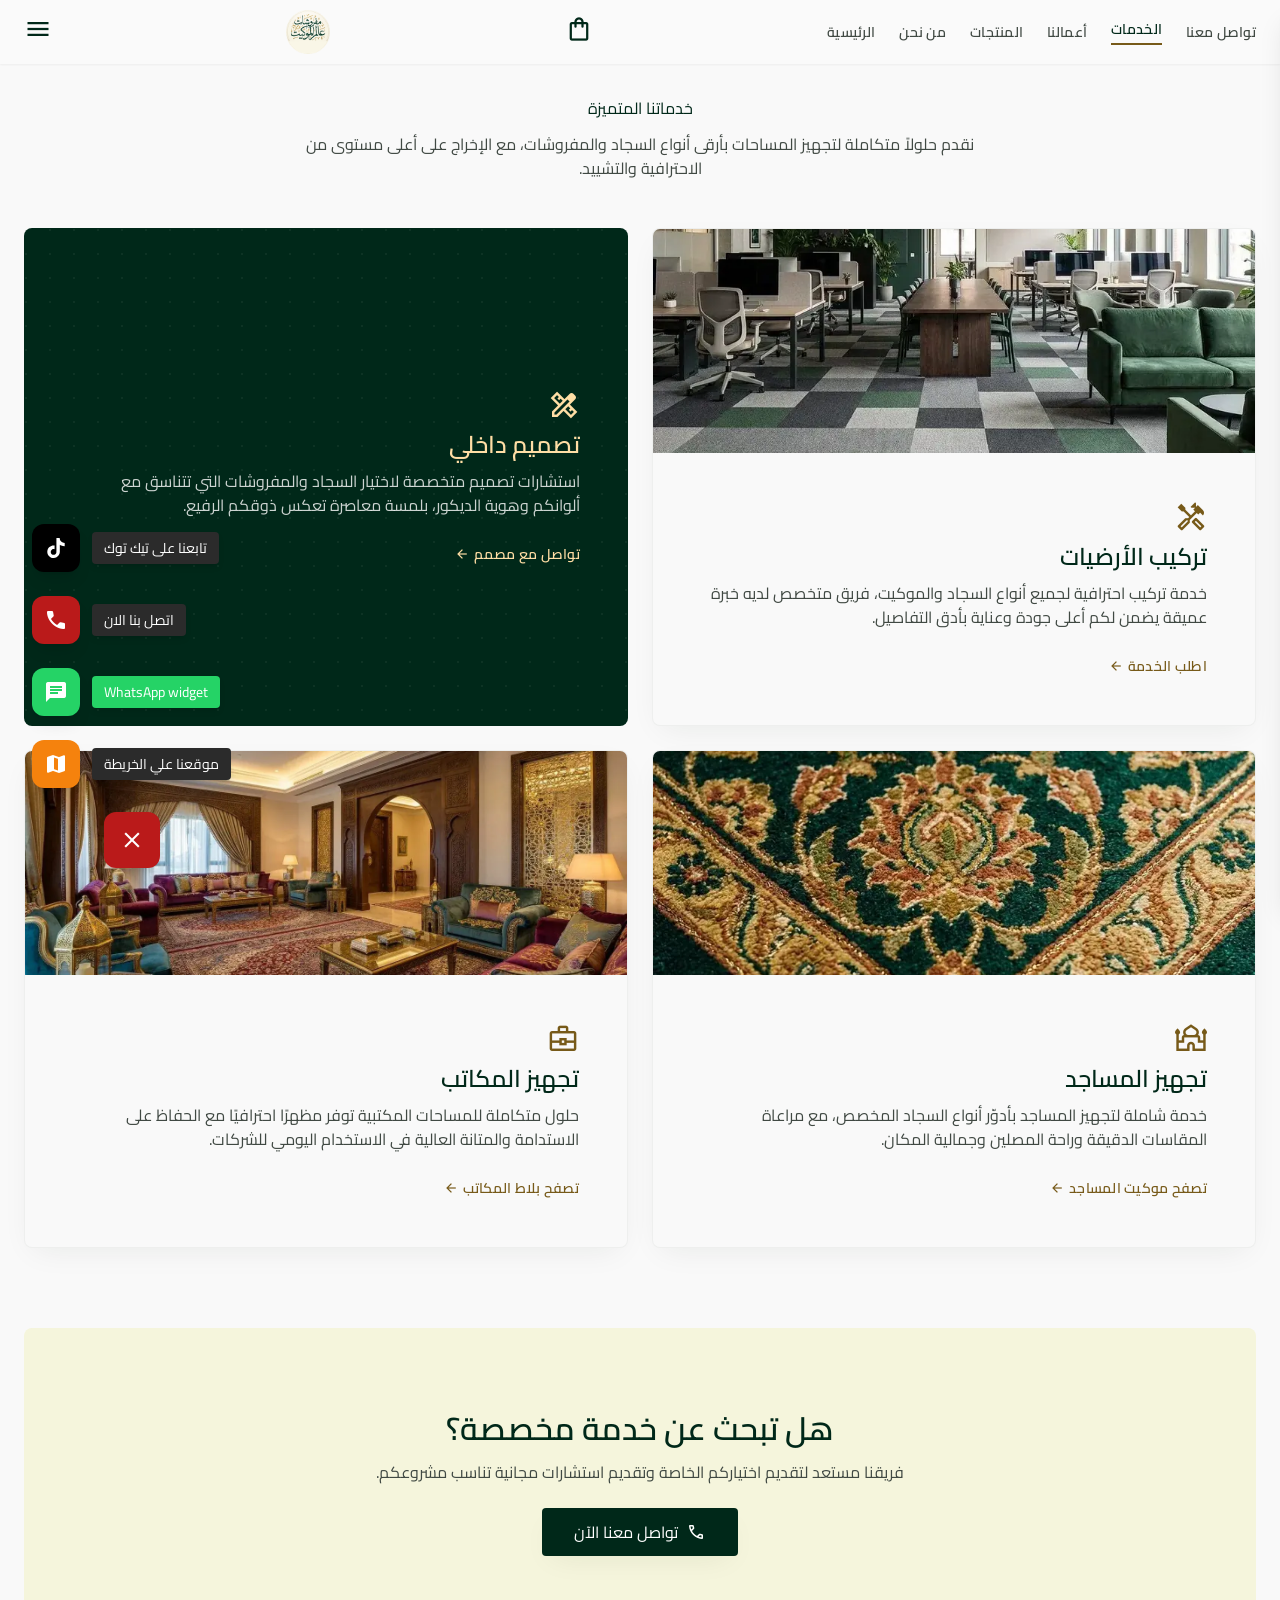
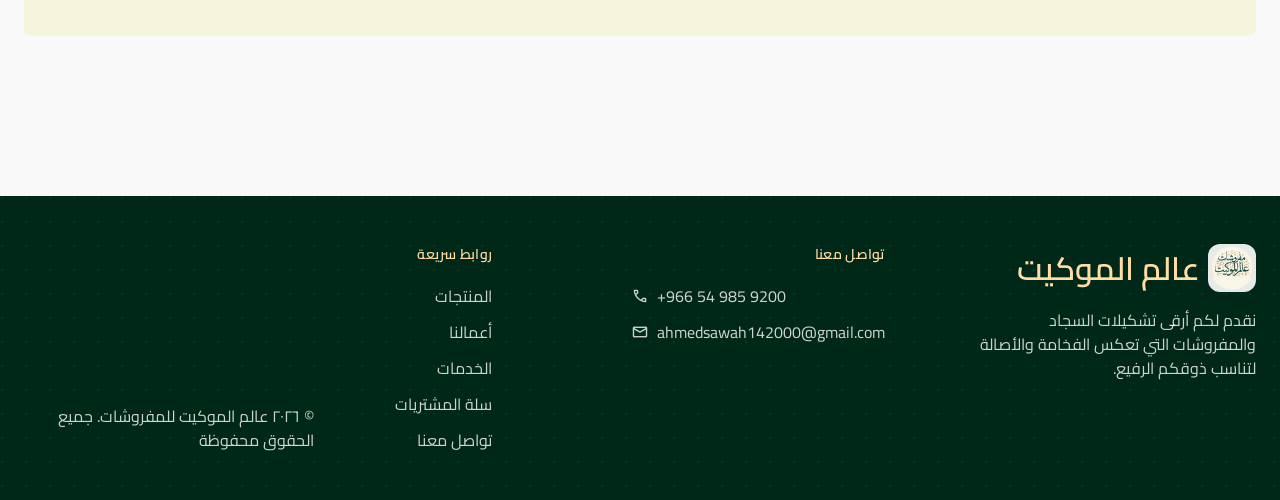
<file: services.html>
<!DOCTYPE html>
<html dir="rtl" lang="ar">
<head>
<meta charset="utf-8"/>
<meta content="width=device-width, initial-scale=1.0" name="viewport"/>
<title>الخدمات | عالم الموكيت للمفروشات</title>
<meta name="description" content="خدمات عالم الموكيت: تركيب الأرضيات، تصميم داخلي، تجهيز المساجد وتجهيز المكاتب."/>
<link href="https://fonts.googleapis.com" rel="preconnect"/>
<link crossorigin="" href="https://fonts.gstatic.com" rel="preconnect"/>
<link href="https://fonts.googleapis.com/css2?family=Cairo:wght@400;600;700&display=swap" rel="stylesheet"/>
<link href="https://fonts.googleapis.com/css2?family=Material+Symbols+Outlined:wght,FILL@100..700,0..1&display=swap" rel="stylesheet"/>
<link rel="icon" type="image/png" href="assets/img/favicon-32.png"/>
<link rel="canonical" href="https://aalam-almoquette.netlify.app/services.html"/>
<link rel="apple-touch-icon" href="assets/img/apple-touch-icon.png"/>
<link rel="stylesheet" href="assets/css/tailwind-build.css"/>
<link rel="stylesheet" href="assets/css/style.css"/>
</head>
<body class="bg-background text-on-background min-h-screen flex flex-col">

<div id="site-header"></div>

<main class="flex-grow pt-24 pb-xl px-margin-mobile md:px-gutter max-w-container-max mx-auto w-full">

  <div class="text-center mb-lg">
    <h1 class="font-display-lg-mobile md:font-display-lg text-primary mb-sm">خدماتنا المتميزة</h1>
    <p class="font-body-lg text-on-surface-variant max-w-2xl mx-auto">نقدم حلولاً متكاملة لتجهيز المساحات بأرقى أنواع السجاد والمفروشات، مع الإخراج على أعلى مستوى من الاحترافية والتشييد.</p>
  </div>

  <div class="grid grid-cols-1 md:grid-cols-2 gap-md mb-xl">

    <div class="bg-surface rounded-xl overflow-hidden ambient-shadow border border-outline-variant/20">
      <img class="w-full h-56 object-cover" src="assets/img/office-carpet.webp" alt="فريق تركيب الأرضيات أثناء تنفيذ مشروع تركيب سجاد"/>
      <div class="p-lg text-right">
        <span class="material-symbols-outlined text-secondary text-[32px] mb-2 block">handyman</span>
        <h2 class="font-headline-sm text-headline-sm text-primary mb-2">تركيب الأرضيات</h2>
        <p class="font-body-md text-on-surface-variant mb-md">خدمة تركيب احترافية لجميع أنواع السجاد والموكيت، فريق متخصص لديه خبرة عميقة يضمن لكم أعلى جودة وعناية بأدق التفاصيل.</p>
        <a href="contact.html" class="text-secondary hover:underline font-label-md text-label-md inline-flex items-center gap-1">اطلب الخدمة <span class="material-symbols-outlined text-[16px]">arrow_back</span></a>
      </div>
    </div>

    <div class="bg-primary rounded-xl p-lg text-right relative overflow-hidden flex flex-col justify-center">
      <div class="absolute inset-0 opacity-5 pointer-events-none" style="background-image: radial-gradient(circle at 2px 2px, white 1px, transparent 0); background-size: 24px 24px;"></div>
      <div class="relative z-10">
        <span class="material-symbols-outlined text-secondary-fixed text-[32px] mb-2 block">design_services</span>
        <h2 class="font-headline-sm text-headline-sm text-secondary-fixed mb-2">تصميم داخلي</h2>
        <p class="font-body-md text-on-primary/80 mb-md">استشارات تصميم متخصصة لاختيار السجاد والمفروشات التي تتناسق مع ألوانكم وهوية الديكور، بلمسة معاصرة تعكس ذوقكم الرفيع.</p>
        <a href="contact.html" class="text-secondary-fixed hover:text-white font-label-md text-label-md inline-flex items-center gap-1">تواصل مع مصمم <span class="material-symbols-outlined text-[16px]">arrow_back</span></a>
      </div>
    </div>

    <div class="bg-surface rounded-xl overflow-hidden ambient-shadow border border-outline-variant/20">
      <img class="w-full h-56 object-cover" src="assets/img/persian-carpet-texture.webp" alt="سجادة محراب فاخرة بنقوش إسلامية لتجهيز المساجد"/>
      <div class="p-lg text-right">
        <span class="material-symbols-outlined text-secondary text-[32px] mb-2 block">mosque</span>
        <h2 class="font-headline-sm text-headline-sm text-primary mb-2">تجهيز المساجد</h2>
        <p class="font-body-md text-on-surface-variant mb-md">خدمة شاملة لتجهيز المساجد بأدوّر أنواع السجاد المخصص، مع مراعاة المقاسات الدقيقة وراحة المصلين وجمالية المكان.</p>
        <a href="products.html?cat=moquette" class="text-secondary hover:underline font-label-md text-label-md inline-flex items-center gap-1">تصفح موكيت المساجد <span class="material-symbols-outlined text-[16px]">arrow_back</span></a>
      </div>
    </div>

    <div class="bg-surface rounded-xl overflow-hidden ambient-shadow border border-outline-variant/20">
      <img class="w-full h-56 object-cover" src="assets/img/hero-living-room.webp" alt="مكتب فاخر مجهز بموكيت أرضيات وديكور داخلي راقٍ"/>
      <div class="p-lg text-right">
        <span class="material-symbols-outlined text-secondary text-[32px] mb-2 block">business_center</span>
        <h2 class="font-headline-sm text-headline-sm text-primary mb-2">تجهيز المكاتب</h2>
        <p class="font-body-md text-on-surface-variant mb-md">حلول متكاملة للمساحات المكتبية توفر مظهرًا احترافيًا مع الحفاظ على الاستدامة والمتانة العالية في الاستخدام اليومي للشركات.</p>
        <a href="products.html?cat=office_carpet_tiles" class="text-secondary hover:underline font-label-md text-label-md inline-flex items-center gap-1">تصفح بلاط المكاتب <span class="material-symbols-outlined text-[16px]">arrow_back</span></a>
      </div>
    </div>

  </div>

  <!-- CTA -->
  <section class="text-center bg-[#F5F5DC] rounded-xl p-lg md:p-xl">
    <h2 class="font-headline-md text-headline-md text-primary mb-sm">هل تبحث عن خدمة مخصصة؟</h2>
    <p class="font-body-md text-on-surface-variant mb-md max-w-xl mx-auto">فريقنا مستعد لتقديم اختياركم الخاصة وتقديم استشارات مجانية تناسب مشروعكم.</p>
    <a href="contact.html" class="inline-flex items-center gap-2 bg-primary text-white hover:bg-primary-container px-8 py-3 rounded-lg font-label-md text-[16px] transition-colors ambient-shadow">
      <span class="material-symbols-outlined text-[20px]">call</span>
      تواصل معنا الآن
    </a>
  </section>

</main>

<div id="site-footer"></div>

<script src="assets/js/data.js"></script>
<script src="assets/js/cart.js"></script>
<script src="assets/js/layout.js"></script>
</body>
</html>
</file>
<file: assets/css/style.css>
body {
  font-family: "Cairo", sans-serif;
  background-color: #f9f9f9;
  overflow-x: hidden;
}

/* Full-bleed: يمدد العنصر ليأخذ عرض الشاشة كاملاً حتى لو كان أبوه محصور بعرض المحتوى */
.full-bleed {
  position: relative;
  left: 50%;
  right: 50%;
  margin-left: -50vw;
  margin-right: -50vw;
  width: 100vw;
}

.ambient-shadow {
  box-shadow: 0 10px 30px -10px rgba(0, 40, 25, 0.08);
}

.hover-lift {
  transition: transform 0.3s ease, box-shadow 0.3s ease;
}
.hover-lift:hover {
  transform: translateY(-4px);
  box-shadow: 0 20px 40px -15px rgba(0, 40, 25, 0.12);
}

/* Navigation Drawer */
#nav-drawer {
  transform: translateX(100%);
  transition: transform 0.3s ease-in-out;
}
#nav-drawer.open {
  transform: translateX(0);
}
#drawer-overlay {
  opacity: 0;
  pointer-events: none;
  transition: opacity 0.3s ease-in-out;
}
#drawer-overlay.open {
  opacity: 1;
  pointer-events: auto;
}

/* Quantity stepper */
.qty-stepper button {
  transition: background-color 0.2s ease;
}

/* Toast */
#toast {
  transform: translateY(150%);
  transition: transform 0.35s ease;
}
#toast.show {
  transform: translateY(0);
}

/* Skeleton loading shimmer for cart */
@keyframes shimmer {
  0% { background-position: -400px 0; }
  100% { background-position: 400px 0; }
}
.shimmer {
  background: linear-gradient(90deg, #eeeeee 0%, #e2e2e2 50%, #eeeeee 100%);
  background-size: 800px 100%;
  animation: shimmer 1.4s infinite linear;
}

/* Focus visibility for accessibility */
a:focus-visible, button:focus-visible, input:focus-visible, textarea:focus-visible, select:focus-visible {
  outline: 2px solid #775a19;
  outline-offset: 2px;
}

/* Floating contact widget (FAB) */
#fab-menu {
  display: flex;
  flex-direction: column;
  align-items: flex-end;
}
#fab-menu .fab-item {
  opacity: 0;
  transform: translateY(12px) scale(0.9);
  pointer-events: none;
  transition: opacity 0.25s ease, transform 0.25s ease;
  margin-bottom: 12px;
}
#fab-menu.fab-menu-open .fab-item {
  opacity: 1;
  transform: translateY(0) scale(1);
  pointer-events: auto;
}
#fab-menu.fab-menu-open .fab-item:nth-child(1) { transition-delay: 0.05s; }
#fab-menu.fab-menu-open .fab-item:nth-child(2) { transition-delay: 0.1s; }
#fab-menu.fab-menu-open .fab-item:nth-child(3) { transition-delay: 0.15s; }
#fab-toggle-icon {
  transition: transform 0.25s ease;
}
#fab-toggle[aria-expanded="true"] #fab-toggle-icon {
  transform: rotate(180deg);
}

/* Promo slider */
#promo-slider .promo-slide {
  display: none;
}
#promo-slider .promo-slide.active {
  display: block;
  animation: fadeSlide 0.5s ease;
}
@keyframes fadeSlide {
  from { opacity: 0; transform: translateX(8px); }
  to { opacity: 1; transform: translateX(0); }
}
.promo-dot {
  width: 8px;
  height: 8px;
  border-radius: 999px;
  background: rgba(255,255,255,0.5);
  transition: all 0.25s ease;
  cursor: pointer;
}
.promo-dot.active {
  width: 22px;
  background: #ffffff;
}

/* Hero slider */
.hero-slide {
  display: none;
}
.hero-slide.active {
  display: block;
  animation: fadeSlide 0.6s ease;
}
#hero-dots .promo-dot {
  background: rgba(255,255,255,0.6);
}
#hero-dots .promo-dot.active {
  background: #FED488;
}

/* Our work slider */
.our-work-slide {
  display: none;
}
.our-work-slide.active {
  display: block;
  animation: fadeSlide 0.5s ease;
}
[data-role="dots"] .promo-dot {
  background: rgba(0,0,0,0.25);
}
[data-role="dots"] .promo-dot.active {
  background: #775a19;
}

/* Category slider (horizontal scroll-snap) */
.cat-slider-track {
  display: flex;
  gap: 16px;
  overflow-x: auto;
  scroll-snap-type: x mandatory;
  scroll-behavior: smooth;
  padding-bottom: 8px;
  -webkit-overflow-scrolling: touch;
}
.cat-slider-track::-webkit-scrollbar {
  height: 6px;
}
.cat-slider-track::-webkit-scrollbar-thumb {
  background: #c0c9c1;
  border-radius: 999px;
}
.cat-slider-track > * {
  scroll-snap-align: start;
  flex: 0 0 auto;
}
</file>
